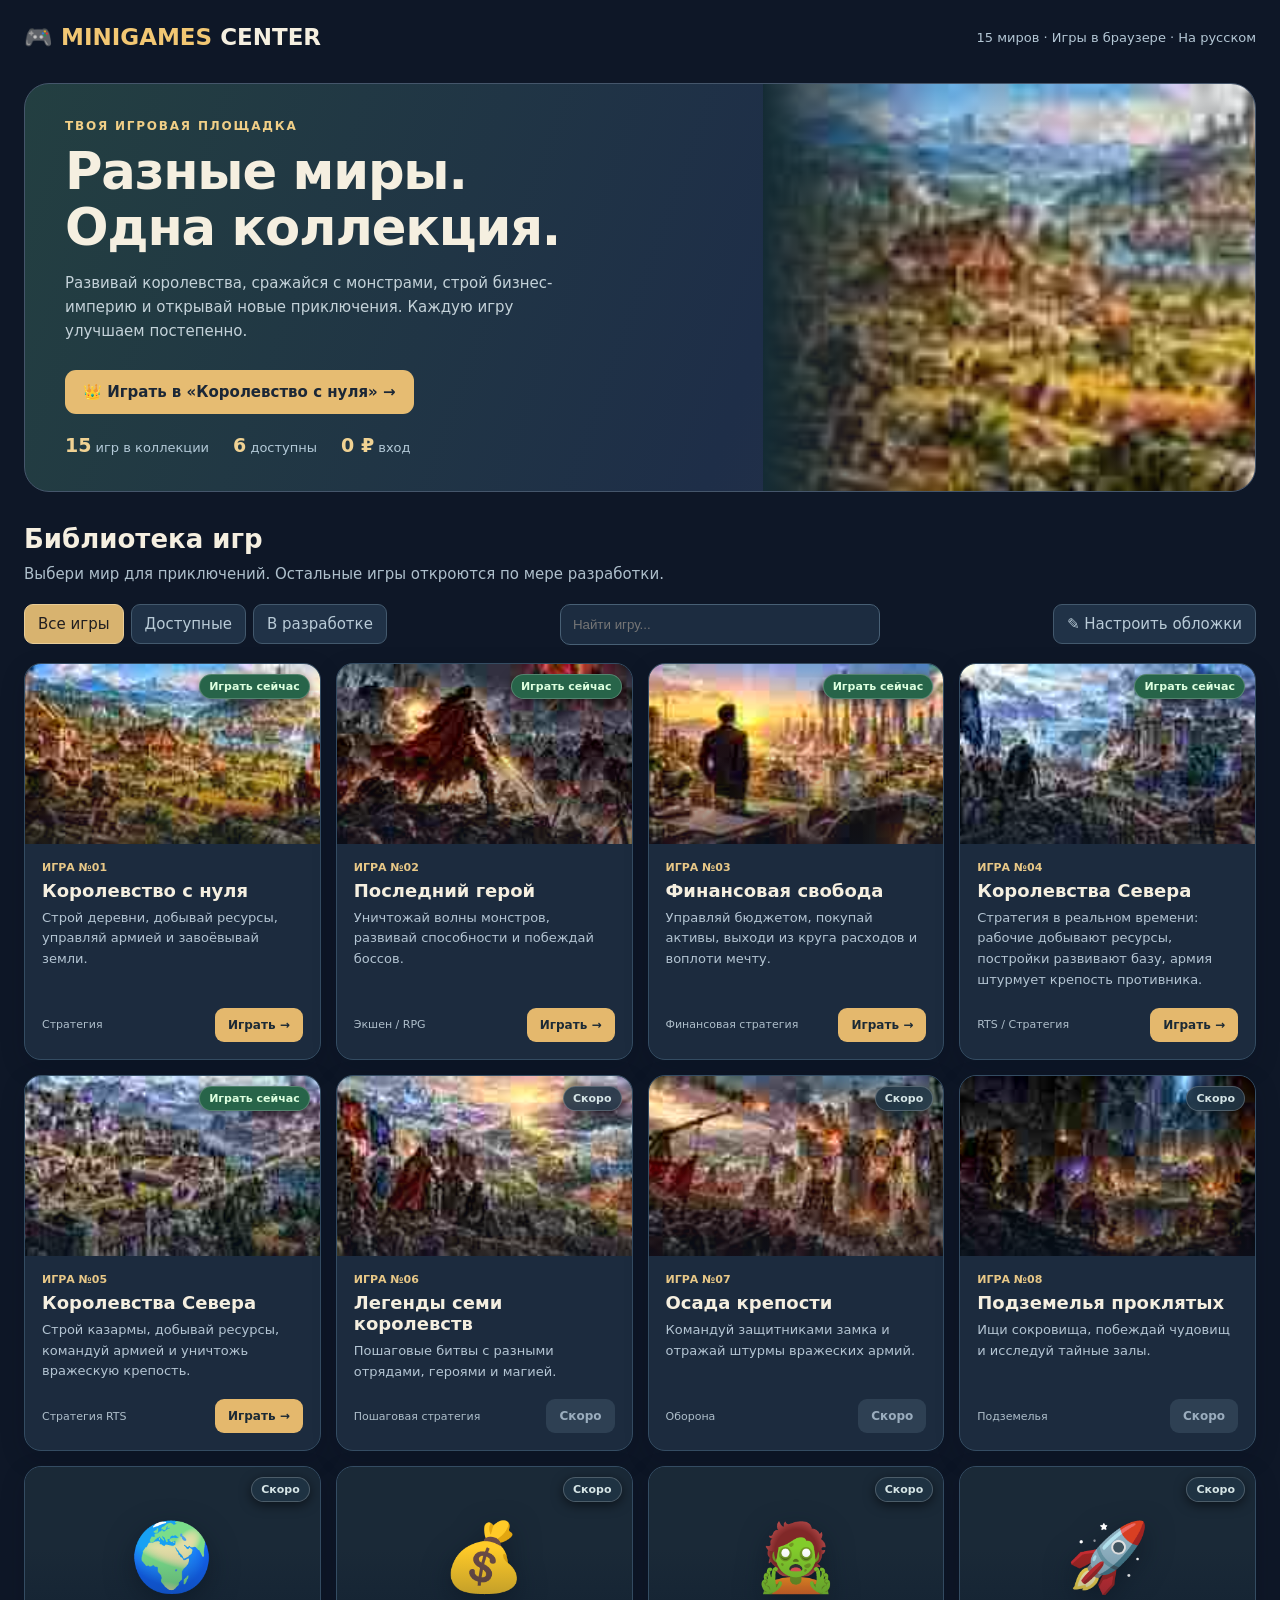
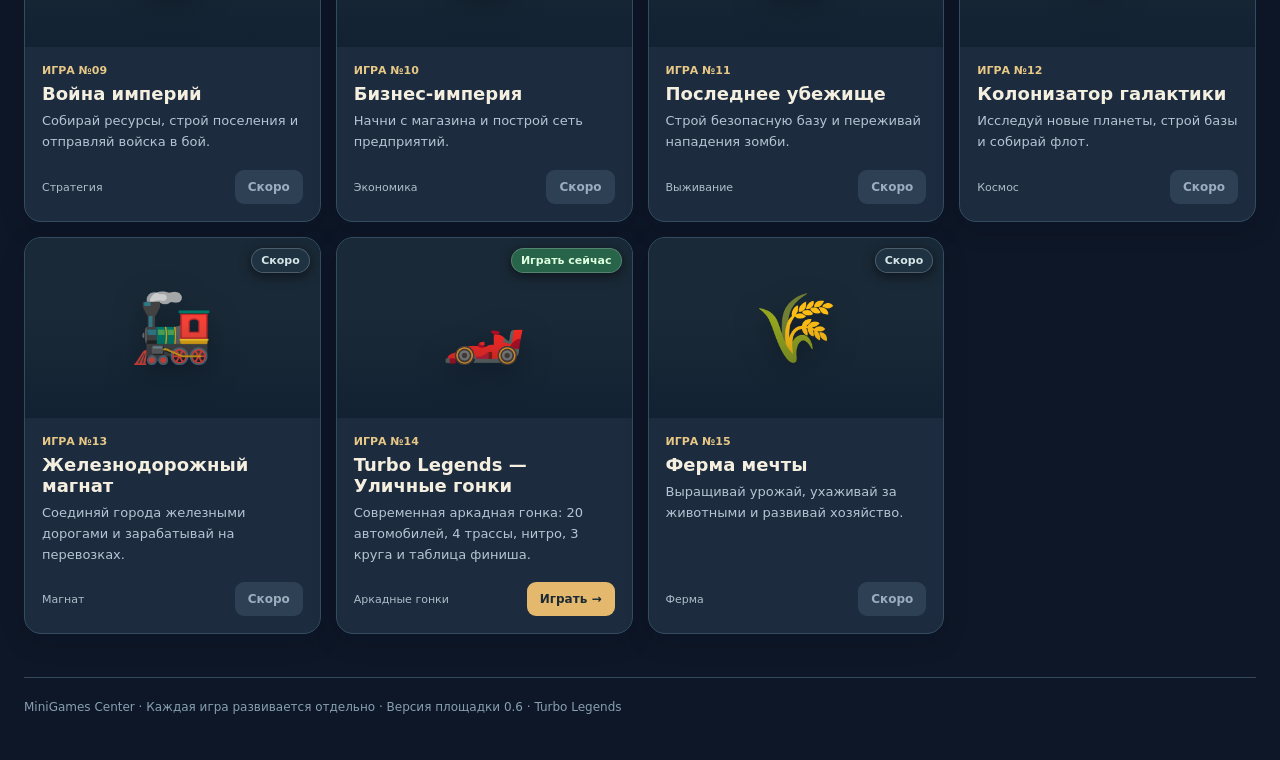
<file: index.html>
<!doctype html><html lang="ru"><head><meta charset="UTF-8"><meta name="viewport" content="width=device-width,initial-scale=1"><meta name="theme-color" content="#101827"><title>MiniGames Center — библиотека игр</title>
<link rel="stylesheet" href="assets/css/portal.css?v=05"><link rel="stylesheet" href="assets/css/cover-editor.css?v=05"></head><body><div class="shell">
<header class="head"><a class="logo" href="./">🎮 <span>MINIGAMES</span> CENTER</a><span class="headerlink">15 миров · Игры в браузере · На русском</span></header>
<section class="hero"><div class="copy"><div class="label">Твоя игровая площадка</div><h1>Разные миры.<br>Одна коллекция.</h1><p>Развивай королевства, сражайся с монстрами, строй бизнес-империю и открывай новые приключения. Каждую игру улучшаем постепенно.</p><a class="cta" href="games/kingdom/">👑 Играть в «Королевство с нуля» →</a><div class="summary"><span><b>15</b> игр в коллекции</span><span><b>6</b> доступны</span><span><b>0 ₽</b> вход</span></div></div><div class="heroart hero-cover" aria-hidden="true"></div></section>
<h2>Библиотека игр</h2><p class="muted">Выбери мир для приключений. Остальные игры откроются по мере разработки.</p>
<div class="tools"><div class="filters"><button class="filter active" data-filter="all">Все игры</button><button class="filter" data-filter="ready">Доступные</button><button class="filter" data-filter="soon">В разработке</button></div><input id="search" class="search" type="search" placeholder="Найти игру..." aria-label="Найти игру"></div>
<main class="grid" id="games"></main><div id="empty" class="empty" hidden>Ничего не найдено. Попробуй другой запрос.</div><footer class="foot">MiniGames Center · Каждая игра развивается отдельно · Версия площадки 0.6 · Turbo Legends</footer></div>
<script src="assets/js/portal.js?v=06" defer></script><script src="assets/js/cover-editor.js?v=05" defer></script></body></html>
</file>
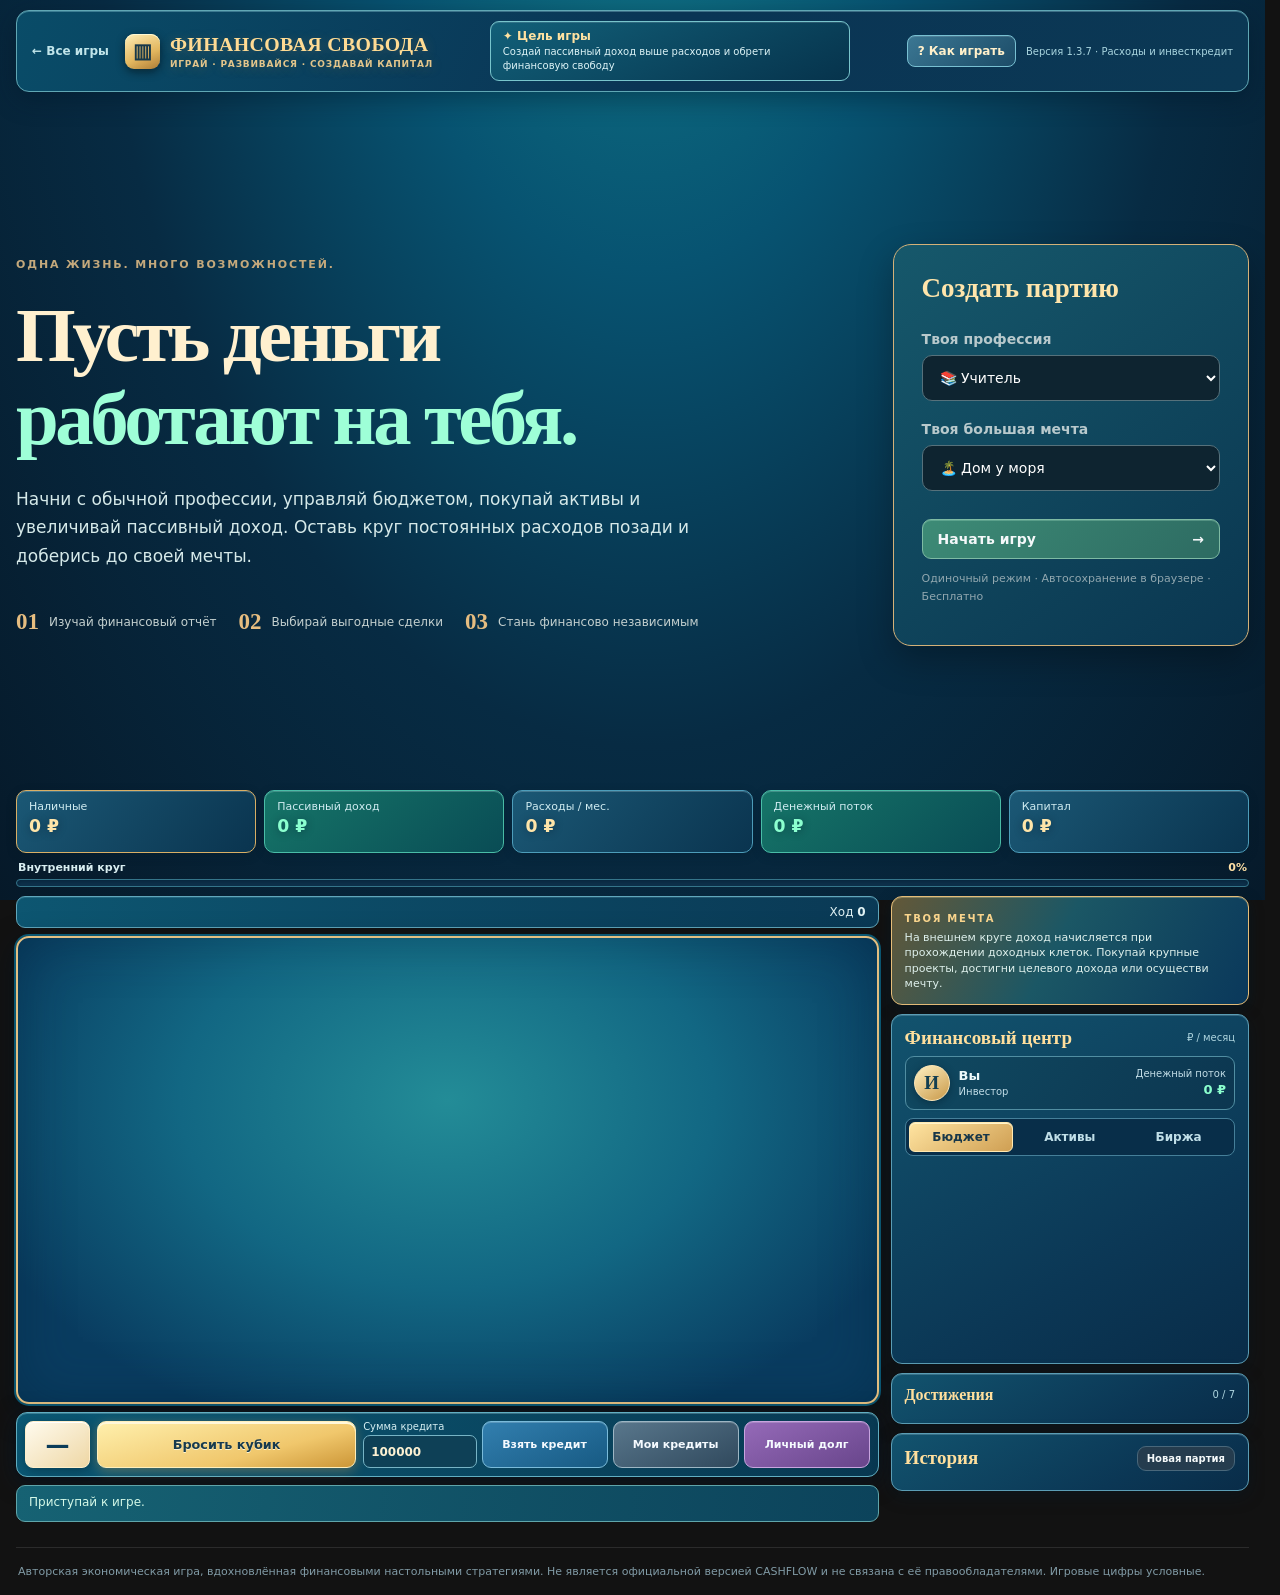
<file: games/financial-freedom/index.html>
<!doctype html>
<html lang="ru"><head><meta charset="utf-8"><meta name="viewport" content="width=device-width,initial-scale=1"><meta name="theme-color" content="#0d1a24">
<title>Финансовая свобода — MiniGames Center</title><link rel="stylesheet" href="styles.css?v=08"><link rel="stylesheet" href="ui.css?v=08"><link rel="stylesheet" href="foundation.css?v=081"><link rel="stylesheet" href="theme.css?v=09"><link rel="stylesheet" href="economy.css?v=10"><link rel="stylesheet" href="market.css?v=11"><link rel="stylesheet" href="strategy.css?v=137"></head>
<body><div class="shell">
<header class="topbar"><a href="../../">← Все игры</a><div class="brand"><span class="mark">▥</span><span>ФИНАНСОВАЯ СВОБОДА<small>ИГРАЙ · РАЗВИВАЙСЯ · СОЗДАВАЙ КАПИТАЛ</small></span></div><div class="header-goal"><b>✦ Цель игры</b><span>Создай пассивный доход выше расходов и обрети финансовую свободу</span></div><div class="top-actions"><button type="button" id="guideOpen" class="guide-trigger">? Как играть</button><span class="version">Версия 1.3.7 · Расходы и инвесткредит</span></div></header>
<section id="setup" class="setup"><div class="setup-copy"><span class="overline">ОДНА ЖИЗНЬ. МНОГО ВОЗМОЖНОСТЕЙ.</span><h1>Пусть деньги<br><em>работают на тебя.</em></h1><p>Начни с обычной профессии, управляй бюджетом, покупай активы и увеличивай пассивный доход. Оставь круг постоянных расходов позади и доберись до своей мечты.</p>
<div class="rules"><div><b>01</b><span>Изучай финансовый отчёт</span></div><div><b>02</b><span>Выбирай выгодные сделки</span></div><div><b>03</b><span>Стань финансово независимым</span></div></div></div>
<div class="setup-card"><h2>Создать партию</h2><label for="profession">Твоя профессия</label><select id="profession"></select><label for="dream">Твоя большая мечта</label><select id="dream"></select><button id="startGame" class="primary">Начать игру <span>→</span></button><p class="quiet">Одиночный режим · Автосохранение в браузере · Бесплатно</p></div></section>
<section id="game" hidden class="game-screen">
<div class="statbar"><div><span>Наличные</span><b id="cash">0 ₽</b></div><div><span>Пассивный доход</span><b id="passive">0 ₽</b></div><div><span>Расходы / мес.</span><b id="expenses">0 ₽</b></div><div><span>Денежный поток</span><b id="cashflow">0 ₽</b></div><div><span>Капитал</span><b id="networth">0 ₽</b></div></div>
<div class="progress-head"><span id="stageName">Внутренний круг</span><strong id="progressText">0%</strong></div><div class="progress"><div id="progressFill"></div></div>
<div class="workspace">
<section class="board-column"><div class="board-meta"><span id="professionName"></span><span>Ход <b id="turn">0</b></span></div><div id="board" class="board" aria-label="Игровое поле"></div>
<div class="controlbar"><div class="dice-status"><div id="dice" class="die" aria-label="Результат кубика">—</div><div class="dice-hint"><strong>Готов к ходу!</strong><small>Брось кубик или нажми пробел</small></div></div><button id="roll" class="primary">Бросить кубик</button><div class="bank-actions"><label class="loan-choice" for="loanAmount">Сумма кредита<input id="loanAmount" type="number" inputmode="numeric" min="1000" max="20000000" step="1000" value="100000" aria-label="Сумма кредита в рублях"></label><button id="borrow" class="borrow-button">Взять кредит</button><button id="payDebt">Мои кредиты</button><button id="payPersonal">Личный долг</button></div></div>
<section id="bankPanel" class="bank-panel" hidden><div class="bank-heading"><h3>Мои кредиты</h3><button type="button" id="bankClose">Закрыть</button></div><div class="loan-config"><label>Срок кредита <select id="loanTerm"><option value="12">12 месяцев</option><option value="24">24 месяца</option><option value="36" selected>36 месяцев</option><option value="60">60 месяцев</option></select></label><output id="loanPreview" class="loan-preview" aria-live="polite"></output><p>Игровая ставка: 24% годовых. Платёж — аннуитетный. При досрочном погашении пересчитывается ежемесячный платёж.</p></div><div id="loanList" class="loan-list"></div><div class="personal-debt"><strong>Личный долг по профессии: <span id="personalBalance">0 ₽</span></strong><label>Досрочное погашение <input type="number" id="personalAmount" min="1" step="1000" placeholder="Сумма в ₽"></label><button id="personalRepay" type="button">Погасить выбранную сумму</button></div><p id="bankError" class="bank-error" role="alert"></p></section><div id="notice" class="notice" role="status">Приступай к игре.</div>
<div id="event" class="event" hidden></div>
</section>
<aside class="side">
<section class="panel dream"><span class="overline">ТВОЯ МЕЧТА</span><h3 id="dreamName"></h3><p>На внешнем круге доход начисляется при прохождении доходных клеток. Покупай крупные проекты, достигни целевого дохода или осуществи мечту.</p></section>
<section class="panel finance"><div class="panel-title"><h2>Финансовый центр</h2><span>₽ / месяц</span></div><div class="player-summary"><div class="player-avatar" aria-hidden="true">И</div><div><strong>Вы</strong><small>Инвестор</small></div><div class="player-flow"><small>Денежный поток</small><b id="sidebarFlow">0 ₽</b></div></div><nav class="finance-tabs" aria-label="Разделы финансов"><button type="button" data-finance-tab="overview" class="active" aria-pressed="true">Бюджет</button><button type="button" data-finance-tab="assets" aria-pressed="false">Активы</button><button type="button" data-finance-tab="market" aria-pressed="false">Биржа</button></nav><div id="finances" data-view="overview"></div></section>
<section class="panel milestones"><div class="panel-title"><h2>Достижения</h2><span id="achievementCount">0 / 7</span></div><div id="achievementList" class="achievement-list"></div></section><section class="panel history"><div class="panel-title"><h2>История</h2><button id="resetGame" class="reset">Новая партия</button></div><div id="history"></div></section>
</aside></div>
</section>
<footer>Авторская экономическая игра, вдохновлённая финансовыми настольными стратегиями. Не является официальной версией CASHFLOW и не связана с её правообладателями. Игровые цифры условные.</footer>
</div><dialog id="guide" class="guide-modal" aria-labelledby="guideStep"><div class="guide-dialog"><button type="button" id="guideClose" class="guide-x" aria-label="Закрыть обучение">×</button><div class="guide-eyebrow">ФИНАНСОВАЯ АКАДЕМИЯ</div><h2 id="guideStep"></h2><p id="guideText"></p><div class="guide-bottom"><span id="guideCount"></span><div><button type="button" id="guidePrev">← Назад</button><button type="button" id="guideNext" class="primary">Далее →</button></div></div></div></dialog><script src="data.js?v=06" defer></script><script src="bank.js?v=137" defer></script><script src="market.js?v=13" defer></script><script src="strategy.js?v=13" defer></script><script src="balance.js?v=137" defer></script><script src="game.js?v=137" defer></script><script src="tutorial.js?v=06" defer></script><script src="ui.js?v=07" defer></script></body></html>
</file>
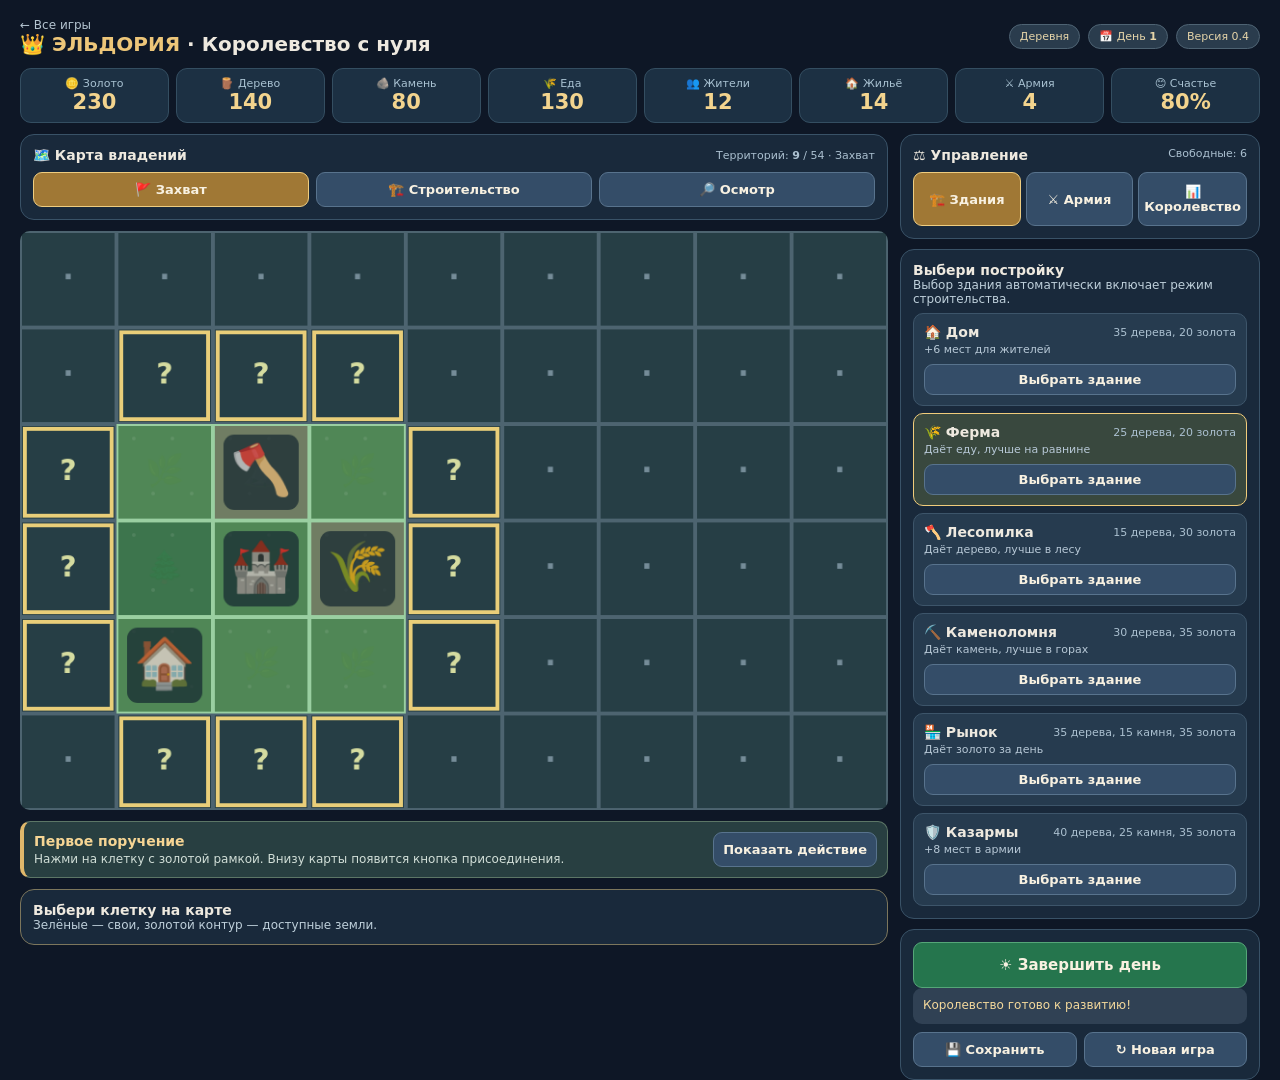
<file: games/kingdom/index.html>
<!doctype html><html lang="ru"><head><meta charset="UTF-8"><meta name="viewport" content="width=device-width,initial-scale=1"><meta name="theme-color" content="#101a2b"><title>Эльдория — Королевство с нуля</title><link rel="stylesheet" href="styles.css"></head><body><div class="app">
<header class="top"><div><a href="../../" class="sub">← Все игры</a><div class="brand">👑 <span>ЭЛЬДОРИЯ</span> · Королевство с нуля</div></div><div class="row"><span class="badge" id="stage">Деревня</span><span class="badge">📅 День <b id="day">1</b></span><span class="badge">Версия 0.4</span></div></header>
<section class="resources"><div class="res">🪙 Золото<strong id="gold"></strong></div><div class="res">🪵 Дерево<strong id="wood"></strong></div><div class="res">🪨 Камень<strong id="stone"></strong></div><div class="res">🌾 Еда<strong id="food"></strong></div><div class="res">👥 Жители<strong id="pop"></strong></div><div class="res">🏠 Жильё<strong id="housing"></strong></div><div class="res">⚔️ Армия<strong id="army"></strong></div><div class="res">😊 Счастье<strong id="happy"></strong></div></section>
<div class="layout">
<main class="world">
<section class="panel"><div class="worldhead"><strong>🗺️ Карта владений</strong><span class="minor">Территорий: <b id="lands">9</b> / 54 · <span id="modeName">Захват</span></span></div><div class="actions" style="margin-top:9px"><button data-mode="expand" class="active">🚩 Захват</button><button data-mode="build">🏗️ Строительство</button><button data-mode="inspect">🔎 Осмотр</button></div></section>
<div class="map-wrap"><canvas id="map" width="900" height="600" aria-label="Карта королевства из 9 столбцов и 6 строк"></canvas></div>
<div class="helper"><div><strong id="guideTitle">Первое поручение</strong><p id="guideText">Захвати соседнюю клетку с золотой рамкой.</p></div><button id="guideButton">Показать действие</button></div>
<div class="panel" id="selectionPanel"><div class="row"><div><strong id="tileTitle">Выбери клетку на карте</strong><div class="small" id="tileDesc">Зелёные клетки — твои; золотой контур — доступные для захвата.</div></div><button id="tileAction" class="mainBtn" style="width:auto;min-width:160px" hidden>Действие</button></div></div>
</main>
<aside class="sidebar">
<div class="panel"><div class="row"><strong>⚖️ Управление</strong><span class="minor" id="workers">Рабочие: 0</span></div><div class="tabs" style="margin-top:9px"><button data-tab="build" class="active">🏗️ Здания</button><button data-tab="army">⚔️ Армия</button><button data-tab="kingdom">📊 Королевство</button></div></div>
<div class="tabbody">
<section class="panel section active" id="tab-build"><strong>Выбери постройку</strong><div class="small">Выбор здания автоматически включает режим строительства.</div><div id="buildings"></div></section>
<section class="panel section" id="tab-army"><div class="row"><strong>Военная академия</strong><span class="small" id="armyCap"></span></div><div class="grid3" style="margin-top:10px"><div class="statsblock">🛡️<b id="inf">3</b><span class="minor">Пехота</span></div><div class="statsblock">🏹<b id="arch">1</b><span class="minor">Лучники</span></div><div class="statsblock">🐎<b id="cav">0</b><span class="minor">Конница</span></div></div><div id="recruits"></div><p class="minor">Казармы увеличивают вместимость армии. Воины ежедневно едят и требуют золота на содержание.</p></section>
<section class="panel section" id="tab-kingdom"><strong>Экономика за день</strong><div id="economy"></div><p class="small">Здания работают автоматически, пока хватает свободных жителей. Подходящая местность повышает производство.</p><strong>Цели главы</strong><div id="goals" style="margin-top:8px"></div><div class="row" style="margin-top:12px"><strong>Летопись</strong></div><div id="history" class="small"></div></section>
</div>
<div class="panel sideactions"><button id="nextDay" class="mainBtn">☀️ Завершить день</button><div class="status" id="message" role="status">Королевство готово к развитию!</div><div class="footerline" style="margin-top:8px"><button id="save">💾 Сохранить</button><button id="reset">↻ Новая игра</button></div></div>
</aside></div></div>
<div class="modal" id="battleModal" role="dialog" aria-modal="true" aria-labelledby="battleTitle"><div class="dialog"><h2 id="battleTitle">⚔️ Сражение</h2><p id="battleDescription"></p><div class="grid3" id="enemyUnits"></div><p>Выбери свои войска, затем цель. Пехота сильна против воинов, лучники — против стражи, конница — против стрелков.</p><div class="grid3"><button data-unit="inf" class="active">🛡️ Пехота</button><button data-unit="arch">🏹 Лучники</button><button data-unit="cav">🐎 Конница</button></div><div class="grid3" style="margin-top:10px"><button data-target="0">Стража</button><button data-target="1">Воины</button><button data-target="2">Стрелки</button></div><p id="battleReport"></p><button id="retreat" style="width:100%">Отступить</button></div></div>
<script src="game.js" defer></script></body></html>
</file>
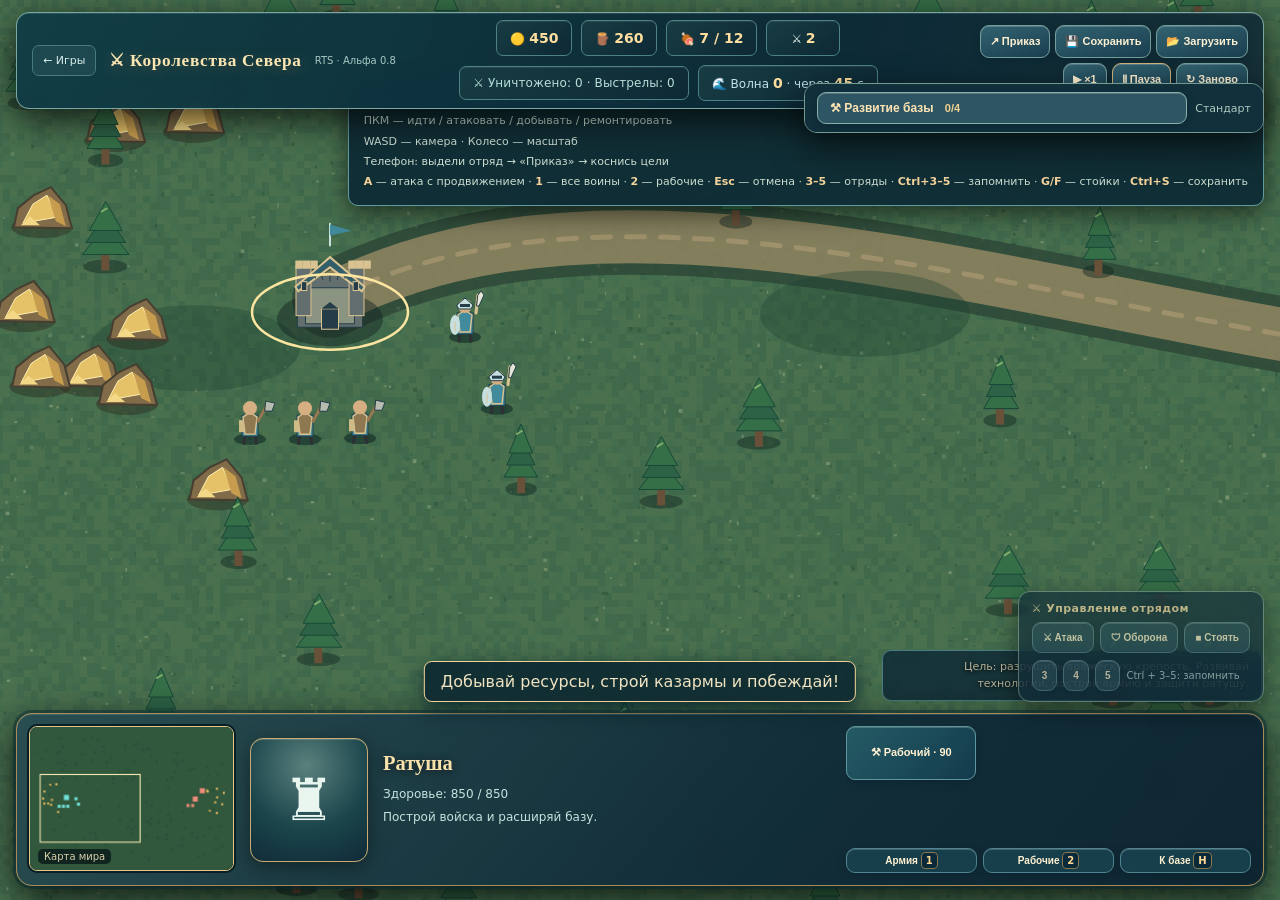
<file: games/korolevstva-severa/index.html>
<!doctype html><html lang="ru"><head><meta charset="utf-8"><meta name="viewport" content="width=device-width,initial-scale=1"><meta name="theme-color" content="#102529"><title>Королевства Севера — RTS | MiniGames Center</title><link rel="stylesheet" href="styles.css?v=04"><link rel="stylesheet" href="polish.css?v=06"><link rel="stylesheet" href="strategy.css?v=08"></head><body>
<canvas id="field" aria-label="Поле стратегии в реальном времени"></canvas>
<header class="top"><div class="brand"><a href="../../" title="Вернуться к библиотеке">← Игры</a><strong>⚔ Королевства Севера</strong><small>RTS · Альфа 0.8</small></div><div class="resources"><span>🟡 <b id="gold">450</b></span><span>🪵 <b id="wood">260</b></span><span>🍖 <b id="supply">5 / 12</b></span><span>⚔ <b id="enemyCount">0</b></span><span id="combatStatus" class="combat-stats" title="Статистика боёв">⚔ Уничтожено: 0 · Выстрелы: 0</span><span class="wave-counter">🌊 Волна <b id="waveCount">0</b> · через <b id="waveTimer">45</b> с</span></div><div class="topactions"><button id="pause" title="Пробел">Ⅱ Пауза</button><button id="restart">↻ Заново</button></div></header>
<aside class="guide">ЛКМ — выделить · рамка — группа · двойной щелчок — одинаковые войска<br>ПКМ — идти / атаковать / добывать / ремонтировать<br>WASD — камера · Колесо — масштаб<br>Телефон: выдели отряд → «Приказ» → коснись цели<br><b>A</b> — атака с продвижением · <b>1</b> — все воины · <b>2</b> — рабочие · <b>Esc</b> — отмена · <b>3–5</b> — отряды · <b>Ctrl+3–5</b> — запомнить · <b>G/F</b> — стойки · <b>Ctrl+S</b> — сохранить</aside>
<div class="toast" id="toast" role="status"></div>
<div class="objective">Цель: разрушить вражескую крепость. Развивай технологии, построй армию и защити ратушу.</div>
<footer class="hud"><section class="mapblock"><canvas id="minimap" width="200" height="140" aria-label="Мини-карта"></canvas><span>Карта мира</span></section><section class="selection"><div class="portrait" id="portrait">🏰</div><div class="unitinfo"><h2 id="unitName">Королевства Севера</h2><p id="unitInfo">Выбери здание или отряд.</p><p id="unitHP">Рабочие добывают ресурсы, воины защищают базу.</p><small id="selectionCount"></small></div></section><section class="actions"><div id="actions" class="actiongrid"></div><div class="commands"><button id="selectArmy">Армия <kbd>1</kbd></button><button id="selectWorkers">Рабочие <kbd>2</kbd></button><button id="home">К базе <kbd>H</kbd></button></div></section></footer>
<div class="overlay" id="end" hidden><div class="endcard"><h1 id="endTitle"></h1><p id="endText"></p><button id="playAgain">Новая партия</button><a href="../../">← Библиотека игр</a></div></div>
<script src="core.js?v=08" defer></script><script src="progression.js?v=08" defer></script><script src="navigation.js?v=08" defer></script><script src="art.js?v=08" defer></script><script src="combat.js?v=08" defer></script><script src="render.js?v=08" defer></script><script src="command-panel.js?v=08" defer></script><script src="tactics.js?v=08" defer></script><script src="savegame.js?v=08" defer></script><script src="controls.js?v=08" defer></script></body></html>
</file>
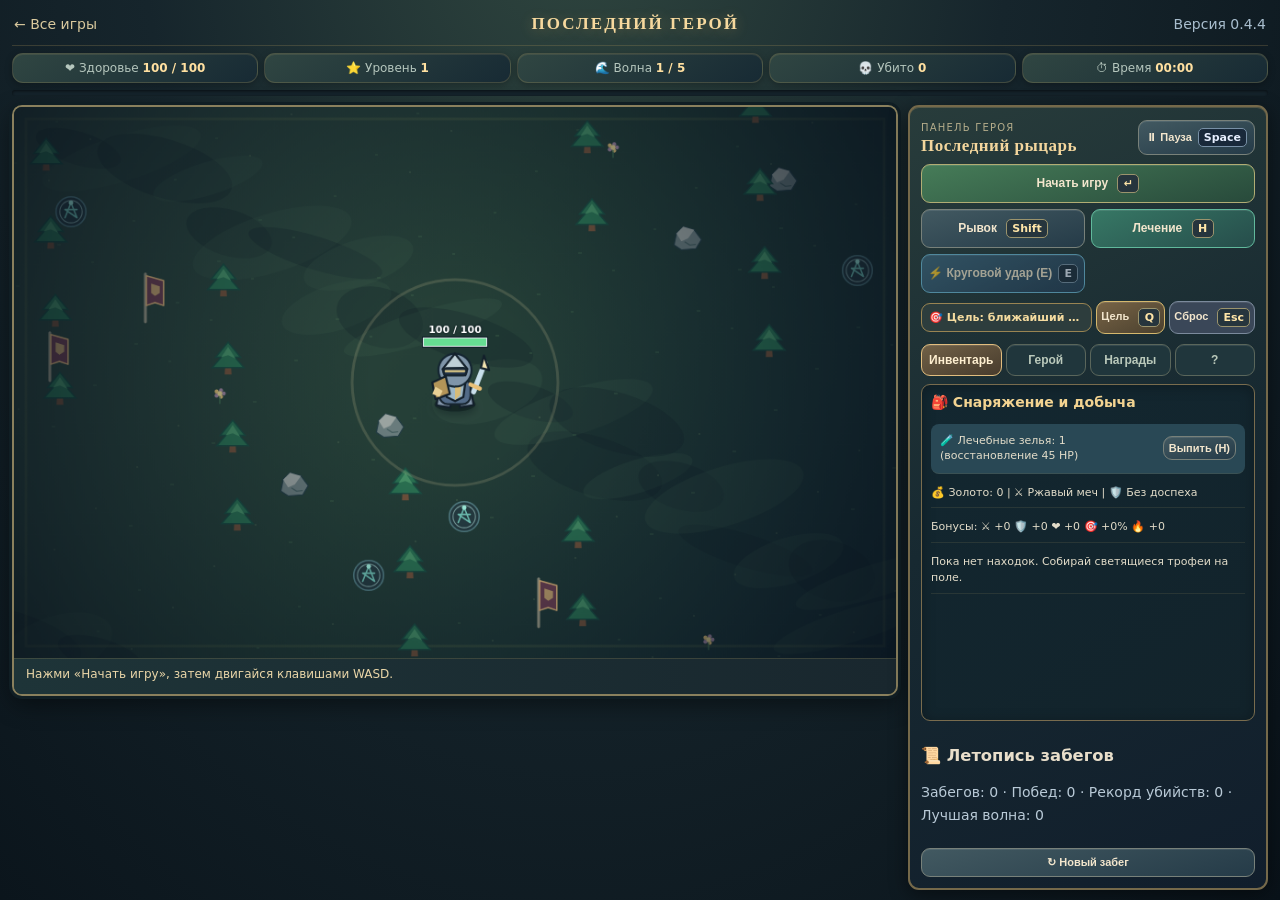
<file: games/last-hero/index.html>
<!doctype html>
<html lang="ru"><head>
<meta charset="UTF-8"><meta name="viewport" content="width=device-width,initial-scale=1">
<meta name="theme-color" content="#101827"><title>Последний герой — MiniGames Center</title>
<link rel="stylesheet" href="styles.css"></head>
<body>
<div class="app">
<header class="topbar"><a href="../../">← Все игры</a><strong>ПОСЛЕДНИЙ ГЕРОЙ</strong><span>Версия 0.4.4</span></header>
<div class="hud">
 <div>❤️ Здоровье <b id="hp"></b></div><div>⭐ Уровень <b id="level"></b></div>
 <div>🌊 Волна <b id="wave"></b></div><div>💀 Убито <b id="kills"></b></div><div>⏱ Время <b id="timer"></b></div>
</div>
<div class="experience"><div id="experienceBar"></div></div>
<div id="bossPanel" class="boss-panel" hidden><div class="boss-title"><b>Вождь орков — БОСС</b><span id="bossHpText"></span></div><div class="boss-health"><div id="bossHpBar"></div></div></div>
<div class="layout">
 <section class="field" aria-label="Игровая арена"><canvas id="arena" width="960" height="600" aria-label="Игровая арена"></canvas><div class="status" id="status" role="status">Нажми «Начать игру».</div></section>
 <aside class="game-panel">
  <div class="panel-header"><div><span class="eyebrow">ПАНЕЛЬ ГЕРОЯ</span><h2>Последний рыцарь</h2></div><button id="pause" class="small-btn">Пауза <kbd>Space</kbd></button></div>
  <div class="quick-actions">
    <button id="start" class="primary">Начать игру <kbd>↵</kbd></button>
    <button id="dash">Рывок <kbd>Shift</kbd></button>
    <button id="heal">Лечение <kbd>H</kbd></button>
    <button id="shock">Круговой удар <kbd>E</kbd></button>
  </div>
  <div class="target-row"><span id="targetLabel" class="target-label">Цель: ближайший враг</span><button id="selectTarget" title="Приоритетная цель">Цель <kbd>Q</kbd></button><button id="clearTarget" title="Сбросить цель">Сброс <kbd>Esc</kbd></button></div>
  <nav class="tabs" aria-label="Панели информации"><button class="tab active" type="button" data-tab="inventory" aria-selected="true">Инвентарь</button><button class="tab" type="button" data-tab="stats" aria-selected="false">Герой</button><button class="tab" type="button" data-tab="achievements" aria-selected="false">Награды</button><button class="tab" type="button" data-tab="help" aria-selected="false">?</button></nav>
  <div class="tab-content">
    <div id="inventory" class="tab-pane active"></div>
    <div id="stats" class="stats tab-pane"></div>
    <div id="achievements" class="awards tab-pane"></div>
    <div id="help" class="tab-pane help-pane"><h3>Управление</h3><p>Ходьба — <kbd>W</kbd><kbd>A</kbd><kbd>S</kbd><kbd>D</kbd> или стрелки. Мышь / касание — движение к точке. Клик по врагу — приоритетная цель.</p><p><kbd>Shift</kbd> — рывок · <kbd>H</kbd> — зелье · <kbd>E</kbd> — круговой удар · <kbd>Q</kbd> — важная цель · <kbd>Esc</kbd> — сброс цели · <kbd>Space</kbd> — пауза.</p><p>Сундуки открываются при приближении. После волны торговец продаёт улучшения; в инвентаре можно продавать лишнюю экипировку.</p></div>
  </div>
  <section id="records" class="records" aria-label="Рекорды забегов"></section><button id="restart" class="restart-btn">↻ Новый забег</button>
 </aside>
</div>
</div>
<div id="overlay" class="overlay" hidden><div class="dialog"><h2 id="modalTitle"></h2><p id="modalText"></p><div id="choices"></div></div></div>
<script src="items.js" defer></script><script src="inventory.js" defer></script><script src="art.js" defer></script><script src="ui.js" defer></script><script src="records.js" defer></script><script src="game.js" defer></script>
</body></html>
</file>
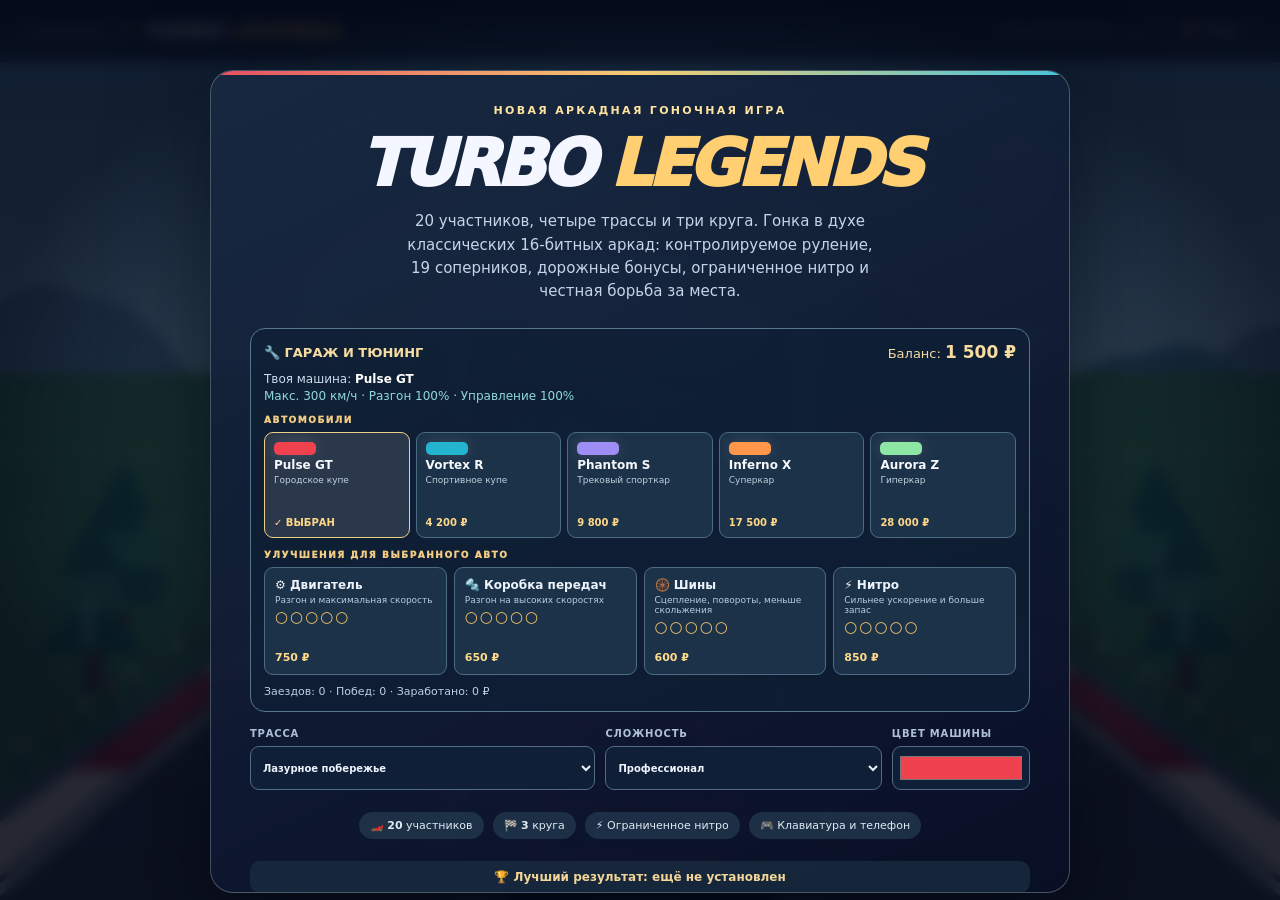
<file: games/turbo-legends/index.html>
<!doctype html><html lang="ru"><head><meta charset="utf-8"><meta name="viewport" content="width=device-width,initial-scale=1"><meta name="theme-color" content="#0b1428"><title>Turbo Legends — аркадные гонки</title><link rel="stylesheet" href="style.css?v=31"></head><body>
<canvas id="race" aria-label="Трёхмерная гоночная трасса"></canvas>
<header class="top"><a class="back" href="../../">← Центр игр</a><strong><span>⚡</span> TURBO <em>LEGENDS</em></strong><span class="version">ARCADE RACING · 3.2</span><button id="audio" title="Звук" aria-pressed="false">🔇 Звук</button></header>
<div class="hud" id="hud" hidden><div class="hud-left"><div class="chip"><small>ПОЗИЦИЯ</small><b id="position">20<small> / 20</small></b></div><div class="chip"><small>КРУГ</small><b id="lap">1<small> / 3</small></b></div><div class="chip hide-mobile"><small>ВРЕМЯ</small><b id="time">00:00.0</b></div></div><div class="hud-right"><div class="speed"><strong id="speed">0</strong><small>КМ/Ч · ПЕРЕДАЧА <b id="gear">1</b></small></div><div class="nitro"><span>НИТРО <b id="nitroText">100%</b></span><div><i id="nitroBar"></i></div></div><div class="damage">СОСТОЯНИЕ <b id="damage">100%</b></div><div class="road-warning" id="roadWarning" aria-live="off"></div><div class="traction-status" id="tractionStatus" hidden aria-live="off"><span id="tractionLabel">СЦЕПЛЕНИЕ</span><div class="traction-meter"><i id="tractionFill"></i></div></div><div class="draft-badge" id="draftBadge" hidden>⚡ ВОЗДУШНЫЙ МЕШОК · БОНУС СКОРОСТИ</div></div></div>
<div class="race-progress" id="raceProgress" hidden><div id="raceProgressFill"></div><span id="raceProgressLabel">0%</span></div><aside class="race-map" id="mapContainer" hidden><div class="map-head"><span>🗺️ <b id="mapTrackLabel">Схема трассы</b></span><button id="mapToggle" type="button" aria-label="Свернуть карту" aria-expanded="true">▴</button></div><canvas id="raceMap" width="460" height="354" aria-label="Положение всех участников на трассе"></canvas></aside><div id="raceFlash" class="race-flash" hidden aria-live="polite"></div><div id="lapSplits" class="lap-splits" hidden><b>КРУГИ</b><div id="lapSplitsList"></div></div><div id="countdown" class="countdown" hidden>3</div>
<div class="race-leaderboard" id="raceLeaderboard" hidden><b>СОПЕРНИКИ</b><div id="raceNearby">—</div></div><div id="hint" class="race-hint" hidden>← → поворот · ↑ удерживать газ · ↓ тормоз · ПРОБЕЛ нитро · P пауза</div>
<div id="pauseOverlay" class="pause-overlay" hidden><div><h2>ПАУЗА</h2><p>Нажми P или кнопку, чтобы продолжить</p><button id="resume">▶ Продолжить</button></div></div>
<button id="pauseBtn" class="pause-btn" hidden title="Пауза (P)">Ⅱ</button>
<div class="touch-controls" id="touchControls" hidden><div class="touch-direction"><button data-control="left">◀</button><button data-control="right">▶</button></div><div class="touch-pedals"><button data-control="brake">ТОРМОЗ</button><button data-control="nitro">⚡ НИТРО</button><button data-control="gas">ГАЗ</button></div></div>
<section id="menu" class="menu"><div class="menu-card"><div class="eyebrow">НОВАЯ АРКАДНАЯ ГОНОЧНАЯ ИГРА</div><h1>TURBO <span>LEGENDS</span></h1><p class="intro">20 участников, четыре трассы и три круга. Гонка в духе классических 16-битных аркад: контролируемое руление, 19 соперников, дорожные бонусы, ограниченное нитро и честная борьба за места.</p><div class="race-options"><label>ТРАССА<select id="track"><option value="coast">Лазурное побережье</option><option value="alpine">Альпийский перевал</option><option value="desert">Красный каньон</option><option value="night">Ночной мегаполис</option></select></label><label>СЛОЖНОСТЬ<select id="difficulty"><option value="easy">Новичок</option><option value="normal" selected>Профессионал</option><option value="hard">Легенда</option></select></label><label>ЦВЕТ МАШИНЫ<input id="carColor" type="color" value="#ef424e"></label></div><div class="menu-stats"><span>🏎️ <b>20</b> участников</span><span>🏁 <b>3</b> круга</span><span>⚡ Ограниченное нитро</span><span>🎮 Клавиатура и телефон</span></div><div class="best-record" id="bestRecord">🏆 Лучший результат: ещё не установлен</div><button class="primary" id="start">🏁 НАЧАТЬ ГОНКУ</button><p class="controls-help">↑ / W — удерживать газ · ↓ / S — тормоз · ← → / A D — руль · ПРОБЕЛ — нитро · P — пауза</p></div></section>
<section id="finish" class="finish" hidden><div class="finish-card"><div class="eyebrow">ГОНКА ЗАВЕРШЕНА</div><h2 id="finishHeadline">Финиш!</h2><div class="finish-position" id="finishPosition">1<small> / 20</small></div><p id="finishSummary">Время заезда</p><div class="results" id="results"></div><div class="finish-actions"><button class="primary" id="again">↻ ЕЩЁ ОДИН ЗАЕЗД</button><button id="toMenu">Выбрать трассу</button></div></div></section>
<script src="track-model.js?v=32" defer></script><script src="segment-road.js?v=23" defer></script><script src="retro-renderer.js?v=32" defer></script><script src="race-physics.js?v=30" defer></script><script src="race-events.js?v=26" defer></script><script src="game.js?v=31" defer></script><script src="garage.js?v=09" defer></script><script src="championship.js?v=09" defer></script><script src="race-map.js?v=21" defer></script></body></html>
</file>
<file: assets/css/portal.css>
*{box-sizing:border-box}body{margin:0;background:#0e1727;color:#f5efe0;font:15px system-ui,sans-serif}a{text-decoration:none;color:inherit}button{cursor:pointer;font:inherit}.shell{max-width:1510px;margin:auto;padding:24px}.head{display:flex;align-items:center;justify-content:space-between;gap:14px}.logo{font-weight:900;font-size:23px}.logo span{color:#f2c773}.headerlink{color:#b4c7d5;font-size:13px}.hero{margin:32px 0;display:grid;grid-template-columns:1.2fr .8fr;overflow:hidden;min-height:285px;background:linear-gradient(110deg,#233f41,#1e2e48 60%,#30334d);border:1px solid #45566b;border-radius:25px}.hero .copy{padding:35px 40px;position:relative;z-index:2}.label{color:#f1cf87;font-weight:800;letter-spacing:1.8px;text-transform:uppercase;font-size:12px}h1{font-size:clamp(31px,4vw,55px);line-height:1.1;letter-spacing:-1.2px;max-width:620px;margin:10px 0 15px}p{line-height:1.6}.hero p{max-width:510px;color:#c4d2d9}.heroart{display:grid;place-items:center;font-size:150px;background:radial-gradient(ellipse,#b3a27133,transparent 65%);text-shadow:0 15px 35px #1017228c}.cta{display:inline-block;background:#e6bc72;color:#1b2736;padding:13px 18px;border-radius:11px;font-weight:800;margin-top:12px}.summary{display:flex;gap:24px;flex-wrap:wrap;margin-top:20px;color:#b4cad8;font-size:13px}.summary b{color:#f0d293;font-size:19px}h2{font-size:26px;margin:30px 0 8px}.muted{color:#aebfcb;margin:0 0 18px}.tools{display:flex;justify-content:space-between;align-items:center;gap:12px;flex-wrap:wrap;margin-bottom:18px}.search{width:min(100%,320px);background:#1c2c40;border:1px solid #486075;border-radius:10px;color:#fff;padding:12px;outline:none}.search:focus{border-color:#e3c078}.filters{display:flex;gap:7px;flex-wrap:wrap}.filter{background:#203247;color:#b9cbd7;border:1px solid #43596d;padding:10px 13px;border-radius:9px}.filter.active{color:#211e20;background:#d8b36f;border-color:#e8cc96}.grid{display:grid;grid-template-columns:repeat(4,minmax(0,1fr));gap:15px}.game{background:#1c2b3e;border:1px solid #344c62;border-radius:17px;overflow:hidden;display:flex;flex-direction:column;transition:transform .2s,border-color .2s}.game:hover{transform:translateY(-4px);border-color:#c4a56b}.art{height:164px;display:grid;place-items:center;position:relative;font-size:67px;background:radial-gradient(circle at 35% 30%,var(--glow),#1d2d43 79%);overflow:hidden}.art:before{content:"";position:absolute;inset:10%;border:1px solid #ffffff14;border-radius:50%;transform:scale(1.4)}.art em{position:relative;font-style:normal;filter:drop-shadow(0 10px 14px #030d1780)}.status{position:absolute;right:10px;top:10px;font:700 11px system-ui;border-radius:30px;padding:5px 9px;background:#203445dd;color:#d6e5e6}.status.live{background:#276449;color:#ddffdf}.body{padding:17px;display:flex;flex-direction:column;flex:1}.num{font-size:11px;color:#e8c887;font-weight:750}.body h3{font-size:18px;margin:6px 0 7px}.body p{color:#b4c5d3;font-size:13px;margin:0 0 17px;flex:1}.bottom{display:flex;justify-content:space-between;align-items:center;gap:5px}.genre{font-size:11px;color:#aebeca}.play{background:#e4b86d;color:#1c2a35;font-size:12px;font-weight:800;padding:10px 13px;border-radius:9px}.disabled{background:#2e4053;color:#9badbe}.empty{padding:25px;color:#b9cad9}.foot{border-top:1px solid #34485b;margin-top:43px;padding:22px 0;color:#879fb2;font-size:12px}@media(max-width:1120px){.grid{grid-template-columns:repeat(3,1fr)}}@media(max-width:800px){.grid{grid-template-columns:repeat(2,1fr)}.heroart{font-size:100px}.hero .copy{padding:26px}}@media(max-width:570px){.shell{padding:12px}.hero{grid-template-columns:1fr}.heroart{display:none}.grid{grid-template-columns:1fr}.head{flex-wrap:wrap}.tools{align-items:stretch}.search{width:100%}}
/* Illustrated game covers v0.4: original generated artworks, not emoji thumbnails. */
.art{isolation:isolate;background:#1a2937}
.art:before{display:none}
.art:after{content:"";position:absolute;inset:0;background:linear-gradient(180deg,transparent 45%,#0c1b2d86 100%);pointer-events:none;z-index:1}
.art .cover{display:block;width:100%;height:100%;object-fit:cover;object-position:center;position:absolute;inset:0;transition:transform .45s cubic-bezier(.2,.7,.2,1),filter .35s;filter:saturate(1.12) contrast(1.04)}
.game:hover .cover{transform:scale(1.07);filter:saturate(1.2) brightness(1.05)}
.art .status{z-index:2;border:1px solid #ffffff35;box-shadow:0 3px 12px #0008;backdrop-filter:blur(6px)}
.game{box-shadow:0 8px 24px #030b1c2d;transition:transform .24s,border-color .24s,box-shadow .24s}
.game:hover{box-shadow:0 15px 38px #0008}
.art{height:180px}
@media(max-width:570px){.art{height:210px}}
.hero-cover{background:linear-gradient(90deg,#142b34 0%,#142b3415 35%),url("../img/covers/game-01.jpg") center/cover no-repeat;font-size:0}
</file>
<file: assets/css/cover-editor.css>
/* Game cover studio: opt-in editor, not visible during normal browsing */
.cover-edit{display:none;position:absolute;bottom:10px;left:10px;z-index:4;background:#101f30ed;border:1px solid #d5b577;color:#ffe4a8;border-radius:9px;padding:8px 12px;font-weight:750;font-size:12px;box-shadow:0 4px 16px #000b}
.cover-editing .cover-edit{display:block}.cover-editing .game{outline:1px solid #d5b57788}.cover-toggle{white-space:nowrap}.cover-toggle[aria-pressed=true]{background:#d8b36f;color:#111c2b}
.cover-studio[hidden]{display:none!important}.cover-studio{position:fixed;inset:0;z-index:300;display:grid;place-items:center;padding:18px}.cover-backdrop{position:absolute;inset:0;background:#010813d6;backdrop-filter:blur(8px)}.cover-dialog{position:relative;isolation:isolate;width:min(100%,720px);max-height:94vh;overflow:auto;padding:25px;background:linear-gradient(155deg,#22374e,#111e32);border:1px solid #8c9ca9;border-radius:19px;box-shadow:0 22px 95px #000d}.cover-head{display:flex;align-items:start;justify-content:space-between;gap:15px}.cover-head h2{margin:7px 0 11px;font-size:23px}.cover-eyebrow{color:#e6c182;font-size:10px;letter-spacing:1.5px;font-weight:850}.cover-head button{border:1px solid #5b7588;color:#f5e9d7;background:#23374d;border-radius:8px;font-size:20px;width:37px;height:37px}.cover-help{margin:0 0 14px;font-size:13px;color:#bed0df}.cover-dialog img{display:block;width:100%;aspect-ratio:16/9;object-fit:cover;border-radius:13px;border:1px solid #6a859b;background:#0d1828}.cover-buttons{display:flex;flex-wrap:wrap;gap:9px;margin:15px 0}.cover-buttons button{background:#253d55;border:1px solid #536e87;color:#e7f4f5;border-radius:9px;padding:10px 13px;font-weight:750;font-size:12px}.cover-buttons button:hover{background:#345472}.cover-buttons button:disabled{opacity:.5;cursor:not-allowed}.cover-buttons .cover-primary{background:#ddba72;color:#13212c;border-color:#f7daa1}.cover-message{color:#efcc85;font-size:13px;margin:6px 0 15px}.cover-message.success{color:#9ee4b7}.cover-publish{padding:15px;border:1px solid #47718b;border-radius:12px;background:#0f253b}.cover-publish strong{color:#f8dfab}.cover-publish p{font-size:12px;color:#c4d5e0;margin:8px 0}.cover-publish a{display:inline-flex;margin-top:3px;background:#d6b475;border-radius:8px;padding:9px 12px;color:#12202d;font-size:12px;font-weight:800}.cover-publish a:hover{background:#f3d69a}@media(max-width:580px){.cover-dialog{padding:15px}.cover-head h2{font-size:19px}.cover-buttons{flex-direction:column}.cover-buttons button{width:100%}}
</file>
<file: games/financial-freedom/styles.css>
*{box-sizing:border-box}html{color-scheme:dark}body{margin:0;background:#0d1a24;color:#e9eff0;font:14px system-ui,-apple-system,Segoe UI,sans-serif;background-image:radial-gradient(ellipse at 12% -20%,#294e53 0%,transparent 50%),radial-gradient(ellipse at 95% 10%,#253346 0%,transparent 45%)}button,select{font:inherit}button{cursor:pointer;border:1px solid #49677a;color:#f4f8f9;background:#253c4e;border-radius:9px;padding:11px 15px;font-weight:700}button:hover:not(:disabled){filter:brightness(1.15)}button:disabled{opacity:.43;cursor:not-allowed}[hidden]{display:none!important}a{color:#d2e2d9;text-decoration:none}a:hover{color:white}.shell{max-width:1580px;padding:12px 18px;margin:auto}.topbar{display:flex;align-items:center;gap:20px;justify-content:space-between;border-bottom:1px solid #ffffff19;padding:6px 0 18px}.topbar>a{font-size:12px;color:#b5c9d0}.brand{display:flex;align-items:center;gap:10px;font:bold 21px Georgia,serif;letter-spacing:.05em;color:#f4e3bd}.brand small{font:600 9px system-ui;color:#95bab6;letter-spacing:.14em;margin-left:8px}.mark{display:inline-grid;place-items:center;background:#ae865a;border-radius:10px;width:33px;height:33px;color:#1a3037}.version{font-size:11px;color:#9bafb9}.setup{min-height:min(690px,85vh);display:grid;grid-template-columns:minmax(0,1.4fr) minmax(300px,.6fr);gap:45px;align-items:center;max-width:1250px;margin:auto}.overline{font-size:11px;font-weight:800;color:#c4a97c;letter-spacing:.17em}.setup h1{font:700 clamp(42px,6vw,83px)/1.08 Georgia,serif;letter-spacing:-.045em;margin:24px 0;color:#f4e8d1}.setup h1 em{font-style:normal;color:#9fd4ba}.setup-copy>p{font-size:17px;line-height:1.7;color:#b5c7ca;max-width:700px}.rules{display:flex;gap:22px;margin-top:38px;flex-wrap:wrap}.rules div{display:flex;gap:10px;align-items:center;font-size:12px;color:#c4d0cf}.rules b{color:#e6bd80;font:700 23px Georgia,serif}.setup-card,.panel{background:linear-gradient(145deg,#263d48ed,#182b38ed);border:1px solid #526b72;border-radius:18px;box-shadow:0 14px 35px #0004}.setup-card{padding:28px}.setup-card h2{font:700 27px Georgia,serif;margin:0 0 27px;color:#f8e6c5}.setup-card label{display:block;margin:20px 0 8px;color:#b8c9cc;font-weight:700}.setup-card select{width:100%;padding:13px;background:#0e2430;color:white;border:1px solid #56717b;border-radius:10px}.primary{background:linear-gradient(135deg,#3d8b76,#2d6b62);border-color:#7ebba3;box-shadow:inset 0 1px #caffde3b}.setup-card .primary{width:100%;margin-top:28px;text-align:left;display:flex;justify-content:space-between}.quiet{font-size:11px;color:#91a7af;line-height:1.6}footer{margin-top:25px;border-top:1px solid #ffffff1b;padding:17px 2px 7px;color:#819ba6;font-size:11px}.statbar{display:grid;grid-template-columns:repeat(5,minmax(0,1fr));gap:9px;margin-top:15px}.statbar>div{background:#1b323f;border:1px solid #43606d;border-radius:12px;padding:13px 16px;min-width:0}.statbar span{display:block;color:#a9bcc5;font-size:11px;margin-bottom:7px}.statbar b{font-size:20px;white-space:nowrap}.statbar>div:nth-child(2) b,.statbar>div:nth-child(4) b{color:#a3e6c0}.progress-head{display:flex;justify-content:space-between;color:#c5dacd;font-size:12px;margin:14px 2px 7px}.progress-head strong{color:#edcd8f}.progress{height:8px;background:#223946;border-radius:10px;overflow:hidden}.progress>div{height:100%;width:0;background:linear-gradient(90deg,#609f95,#eed390);transition:width .3s}.workspace{display:grid;grid-template-columns:minmax(0,1fr) 365px;gap:14px;margin-top:12px;align-items:start}.board-column{min-width:0}.board-meta{display:flex;justify-content:space-between;color:#b5c7c8;background:#1c323e;border-radius:9px;padding:10px 13px;margin-bottom:8px}.board{display:grid;grid-template-columns:repeat(7,minmax(0,1fr));grid-template-rows:repeat(7,minmax(0,1fr));gap:5px;width:100%;aspect-ratio:1.5/1;min-height:350px;padding:7px;border:1px solid #55706e;border-radius:16px;background:radial-gradient(ellipse at 50% 50%,#385e5a,#1b333d 60%,#122936);box-shadow:inset 0 0 65px #031620aa}.board-center{grid-column:2/7;grid-row:2/7;display:flex;flex-direction:column;justify-content:center;align-items:center;text-align:center;padding:18px;border-radius:25px;background:radial-gradient(ellipse,#254743,#1a333c);border:1px solid #ffffff1c;min-width:0}.board-center h2{font:700 clamp(19px,3vw,35px) Georgia,serif;color:#f6e4ba;margin:8px 0}.board-center p{max-width:260px;line-height:1.6;color:#9fc6bd}.board-emblem{font:55px Georgia,serif;color:#e8c18a;text-shadow:0 0 35px #edd08c77}.space{display:flex;flex-direction:column;align-items:center;justify-content:center;position:relative;border:1px solid #67807770;border-radius:8px;min-width:0;background:#254550;color:#dce9e1;text-align:center;padding:3px}.space span{font:700 clamp(15px,2vw,27px) Georgia,serif}.space small{font-size:clamp(8px,.85vw,11px);line-height:1.15;margin-top:3px}.s-payday,.s-income{background:#265b50;color:#baf1c6}.s-small,.s-big,.s-deal{background:#2c5363;color:#bde3f0}.s-market{background:#3b4f6b;color:#c9dcff}.s-expense,.s-jobloss{background:#673e4a;color:#ffccd0}.s-child,.s-charity{background:#554860;color:#e4d1ec}.s-dream{background:#70604a;color:#fff1bb}.space.current{outline:3px solid #f4cb8a;z-index:2;box-shadow:0 0 19px #f4c77a99}.piece{position:absolute;right:5px;top:0;color:#ffe09b;font-size:19px;text-shadow:0 2px 8px #000}.controlbar{display:grid;grid-template-columns:75px 1.4fr 1fr 1fr;gap:8px;margin-top:10px}.controlbar button{padding:9px;font-size:12px}.die{display:grid;place-items:center;background:#294350;border:1px solid #6b8584;border-radius:9px;color:#ffe0ac;font-size:20px}.notice{margin-top:8px;background:#1f3c43;color:#d9e9d4;border-radius:9px;border:1px solid #54746c;padding:11px 14px;min-height:41px}.event{margin-top:10px;padding:18px 20px;border:1px solid #c5a674;background:linear-gradient(135deg,#334542,#253945);border-radius:15px;box-shadow:0 5px 25px #0005}.event h3{font:700 21px Georgia,serif;color:#ffe2ab;margin:0 0 9px}.event p{color:#dae8e2;line-height:1.6;margin:0 0 12px}.event-actions{display:flex;flex-wrap:wrap;gap:8px}.event-actions button:first-child{background:#39745f;border-color:#87bb8c}.side{display:grid;gap:12px}.panel{padding:16px}.dream h3{font:700 19px Georgia,serif;color:#f2d59c;margin:10px 0}.dream p{font-size:12px;color:#acc4c5;line-height:1.6;margin:0}.panel-title{display:flex;align-items:center;justify-content:space-between;gap:7px;margin-bottom:8px}.panel-title h2{font:700 20px Georgia,serif;color:#f0dfb6;margin:0}.panel-title span{font-size:11px;color:#a8babe}.finance{max-height:540px;overflow:auto}.finance-group{padding:8px 0 12px;border-bottom:1px solid #5c77704b}.finance-group h3{color:#bdd9ca;font-size:12px;text-transform:uppercase;letter-spacing:.1em;margin:4px 0 10px}.financial-row{display:flex;justify-content:space-between;gap:12px;margin:7px 0;font-size:12px}.financial-row span{color:#afc4c5}.financial-row b{text-align:right;white-space:nowrap;color:#e1e9e6}.finance-group>p{color:#91aeb1;font-size:12px;line-height:1.5}.asset-row{display:flex;justify-content:space-between;align-items:center;gap:5px;padding:8px 0;border-top:1px solid #ffffff1b}.asset-row strong{display:block;font-size:12px}.asset-row small{display:block;font-size:11px;color:#9bc9b5;padding-top:4px}.asset-row button{padding:6px;font-size:11px}.history{max-height:220px}.history .reset{padding:6px 9px;font-size:10px}.history #history{max-height:135px;overflow:auto}.history #history>div{font-size:11px;line-height:1.5;color:#b6c9cb;padding:5px 0;border-bottom:1px solid #ffffff12}
@media(max-width:1100px){.workspace{grid-template-columns:minmax(0,1fr) 300px}.controlbar{grid-template-columns:70px 1fr 1fr}.controlbar button:last-child{grid-column:2/4}.brand small{display:none}}
@media(max-width:800px){.workspace,.setup{grid-template-columns:1fr}.setup{min-height:0;padding:48px 0;gap:20px}.side{grid-template-columns:repeat(2,minmax(0,1fr))}.side .finance{grid-row:span 2}.board{min-height:315px}.statbar{grid-template-columns:repeat(3,minmax(0,1fr))}.controlbar{grid-template-columns:70px 1fr 1fr}.topbar{flex-wrap:wrap}}
@media(max-width:550px){.shell{padding:8px}.topbar{gap:9px}.brand{font-size:15px}.statbar{grid-template-columns:repeat(2,minmax(0,1fr))}.statbar>div{padding:9px}.statbar b{font-size:16px}.side{grid-template-columns:1fr}.board{min-height:260px;gap:2px;padding:4px;aspect-ratio:1/1}.space{border-radius:4px;padding:0}.space small{font-size:7px}.space span{font-size:16px}.board-center{padding:7px}.board-center h2{font-size:18px}.board-center p{font-size:10px}.board-emblem{font-size:35px}.controlbar{grid-template-columns:55px 1fr;gap:5px}.controlbar button:last-child{grid-column:auto}.controlbar button{font-size:11px;padding:8px 3px}.event{padding:13px}.setup-card{padding:18px}.setup h1{font-size:45px}}

.board>.space:nth-child(2){grid-row:1;grid-column:1}
.board>.space:nth-child(3){grid-row:1;grid-column:2}
.board>.space:nth-child(4){grid-row:1;grid-column:3}
.board>.space:nth-child(5){grid-row:1;grid-column:4}
.board>.space:nth-child(6){grid-row:1;grid-column:5}
.board>.space:nth-child(7){grid-row:1;grid-column:6}
.board>.space:nth-child(8){grid-row:1;grid-column:7}
.board>.space:nth-child(9){grid-row:2;grid-column:7}
.board>.space:nth-child(10){grid-row:3;grid-column:7}
.board>.space:nth-child(11){grid-row:4;grid-column:7}
.board>.space:nth-child(12){grid-row:5;grid-column:7}
.board>.space:nth-child(13){grid-row:6;grid-column:7}
.board>.space:nth-child(14){grid-row:7;grid-column:7}
.board>.space:nth-child(15){grid-row:7;grid-column:6}
.board>.space:nth-child(16){grid-row:7;grid-column:5}
.board>.space:nth-child(17){grid-row:7;grid-column:4}
.board>.space:nth-child(18){grid-row:7;grid-column:3}
.board>.space:nth-child(19){grid-row:7;grid-column:2}
.board>.space:nth-child(20){grid-row:7;grid-column:1}
.board>.space:nth-child(21){grid-row:6;grid-column:1}
.board>.space:nth-child(22){grid-row:5;grid-column:1}
.board>.space:nth-child(23){grid-row:4;grid-column:1}
.board>.space:nth-child(24){grid-row:3;grid-column:1}
.board>.space:nth-child(25){grid-row:2;grid-column:1}
/* v0.2: stock dealing and debt controls */
.controlbar{grid-template-columns:65px minmax(130px,1.4fr) repeat(3,minmax(105px,1fr))}
.stock-row{display:grid;grid-template-columns:minmax(0,1fr) auto;align-items:center;gap:8px;padding:9px 0;border-bottom:1px solid #ffffff17}
.stock-row span{font-size:11px;color:#d9e8df;line-height:1.55}
.stock-row>div{display:flex;gap:4px}
.stock-row button{padding:6px 8px;font-size:10px;background:#2e695f;border-color:#579b88}
.stock-row button:last-child{background:#4d5365;border-color:#777c8b}
@media(max-width:1250px){.controlbar{grid-template-columns:70px 1fr 1fr}.controlbar button:last-child{grid-column:1/-1}}
@media(max-width:550px){.controlbar{grid-template-columns:55px 1fr 1fr}.controlbar button:last-child{grid-column:1/-1}.stock-row{grid-template-columns:1fr}.stock-row>div button{flex:1}}

/* v0.3: investment analysis and clear market event cards */
.deal-card{border:1px solid #76968d;background:linear-gradient(145deg,#193c3c,#142b39);border-radius:13px;padding:14px;margin:12px 0 15px;box-shadow:inset 0 1px #d5ffdb18}
.deal-category{display:inline-flex;padding:5px 8px;border-radius:6px;color:#e9d09c;background:#6d5b373d;border:1px solid #bfa26b57;font-size:10px;font-weight:800;letter-spacing:.12em;text-transform:uppercase;margin-bottom:11px}
.deal-metrics{display:grid;grid-template-columns:repeat(3,minmax(0,1fr));gap:8px}
.deal-metrics>div{background:#0e2930;border:1px solid #5b747156;border-radius:9px;padding:10px;min-width:0}
.deal-metrics small{display:block;font-size:10px;line-height:1.4;color:#a5bdc0;margin-bottom:6px}
.deal-metrics b{display:block;font-size:15px;color:#f2e1c4;overflow-wrap:anywhere}
.deal-metrics .positive b{color:#a7ebc5}
.event .deal-note{font-size:11px;line-height:1.55;color:#b7cdc8;margin:10px 2px 0}
@media(max-width:620px){.deal-metrics{grid-template-columns:repeat(2,minmax(0,1fr))}.deal-card{padding:10px}.deal-metrics b{font-size:13px}}

/* v0.4 — the outer circle visually separates high-stakes opportunities */
body:has(#stageName) .finance-group:last-child{border-bottom:0}
.board:has(.s-deal.current) .board-center{border-color:#c5a77277;box-shadow:inset 0 0 55px #d0ab4a10,0 0 24px #0003}
.s-income{background:linear-gradient(145deg,#26745f,#194b4c);border-color:#86d9b77d}
.s-dream{background:linear-gradient(145deg,#8b7550,#5d4c42);border-color:#f8d5948a}
.s-deal{background:linear-gradient(145deg,#316f78,#29455f)}
.s-market{background:linear-gradient(145deg,#485c7b,#2f4561)}
.finance-group .asset-row{min-width:0}.asset-row>div{min-width:0}.asset-row strong{overflow-wrap:anywhere}
.deal-card{background:linear-gradient(145deg,#204445,#142935)}
@media(max-width:600px){.deal-metrics{grid-template-columns:repeat(2,minmax(0,1fr))}}

/* 0.5 board movement, dice, illustrated cards and onboarding */
.board{position:relative;isolation:isolate}
.moving-token{position:absolute;z-index:8;left:0;top:0;color:#ffe9ad;font-size:25px;line-height:1;text-shadow:0 0 8px #fff4c5,0 0 20px #ffc778;pointer-events:none;filter:drop-shadow(0 0 6px #fff2bb)}
.board.moving .piece{opacity:.15}
.space.current{background-image:radial-gradient(circle at 40% 25%,#ffffff23,transparent 65%)}
.space.current .piece{animation:piece-pulse 1.5s infinite alternate}
@keyframes piece-pulse{to{transform:scale(1.24);text-shadow:0 0 14px #ffea96}}
.die{transition:transform .2s ease;box-shadow:inset 0 1px #ffffff20}
.die.dice-roll{animation:dice-bounce .55s cubic-bezier(.2,.7,.3,1)}
@keyframes dice-bounce{0%{transform:rotate(-18deg) scale(.7)}35%{transform:rotate(18deg) scale(1.18)}68%{transform:rotate(-10deg) scale(.92)}100%{transform:none}}
.event{position:relative;overflow:hidden;padding-top:24px}
.event-art{position:absolute;right:18px;top:12px;font:700 60px Georgia,serif;color:#e7c88a1d;line-height:1;pointer-events:none}
.event h3{position:relative;padding-right:46px}
.top-actions{display:flex;gap:10px;align-items:center}
.guide-trigger{padding:7px 10px;border:1px solid #8e8f7d;background:#243c44;color:#f3dfb5;font-size:12px}
.guide-backdrop{position:fixed;inset:0;z-index:30;background:#06131ddb;backdrop-filter:blur(8px);display:grid;place-items:center;padding:16px}
.guide-dialog{width:min(540px,100%);position:relative;background:linear-gradient(145deg,#2e5250,#132b38);border:1px solid #c2ab7c;border-radius:20px;box-shadow:0 25px 90px #000b;padding:32px}
.guide-eyebrow{font-size:11px;letter-spacing:.17em;font-weight:800;color:#c9ad7a}
.guide-dialog h2{font:700 31px Georgia,serif;color:#ffdfac;margin:16px 0}
.guide-dialog p{font-size:16px;line-height:1.75;color:#d1e0d9;min-height:110px}
.guide-bottom{display:flex;align-items:center;justify-content:space-between;gap:16px;border-top:1px solid #ffffff24;padding-top:18px}
.guide-bottom>div{display:flex;gap:8px}
.guide-bottom>span{font-size:13px;color:#bdd0c7}
.guide-x{position:absolute;right:16px;top:14px;border:0;background:transparent;font-size:26px;padding:4px 10px}
@media(max-width:550px){.guide-dialog{padding:24px 18px}.guide-dialog h2{font-size:25px}.guide-dialog p{font-size:14px;min-height:130px}.top-actions{width:100%;justify-content:space-between}}
@media(prefers-reduced-motion:reduce){.space.current .piece,.die.dice-roll{animation:none}}
</file>
<file: games/financial-freedom/ui.css>
/* Financial Freedom 0.6: modular responsive workspace */
:root{--ui-gold:#e8c995;--ui-mint:#a6e5cf;--ui-edge:#3f5f69;--ui-text:#e8f0ed}
html{scrollbar-gutter:stable}
body{background:radial-gradient(ellipse at 48% -35%,#304f51 0%,#111f2d 52%,#0b1723 100%);font-size:14px}
.shell{max-width:1740px;padding:9px 18px}
.topbar{padding:6px 0 10px;min-height:48px}
.brand{font-size:18px;letter-spacing:.04em}
.brand .mark{width:30px;height:30px}
.statbar{margin-top:9px;gap:8px}
.statbar>div{padding:9px 12px;background:linear-gradient(140deg,#254451,#182f3d);border-color:#567278;border-radius:10px}
.statbar span{font-size:11px;margin-bottom:3px}
.statbar b{font-size:clamp(15px,1.35vw,21px)}
.progress-head{margin:8px 2px 5px}
.progress{height:7px}
.workspace{grid-template-columns:minmax(0,1.55fr) minmax(360px,.65fr);gap:13px;margin-top:9px;align-items:stretch}
.board-column{min-width:0}
.board-meta{margin-bottom:6px;padding:8px 12px;background:#1b3541}
.board{width:100%;max-height:calc(100dvh - 260px);min-height:330px;aspect-ratio:1.55/1;gap:4px;border-radius:13px;padding:6px;overflow:hidden;box-shadow:inset 0 0 90px #03131d99,0 8px 22px #0004}
.board-center{border-radius:22px;padding:10px;background:radial-gradient(circle at 50% 45%,#32615a,#18323d 70%);box-shadow:inset 0 0 45px #0003}
.board-center h2{font-size:clamp(21px,2.5vw,34px);line-height:1.15}
.board-center p{margin:6px 0;font-size:12px}
.board-emblem{font-size:45px}
.space{border-radius:7px;border-color:#79928d50;transition:background-color .15s,box-shadow .15s}
.space small{font-size:clamp(9px,.8vw,12px)}
.space span{font-size:clamp(18px,2vw,29px)}
.space.current{outline:2px solid #f3c986;outline-offset:-2px}
.controlbar{display:grid;grid-template-columns:64px minmax(150px,1fr) minmax(0,1.6fr);gap:7px;margin-top:8px}
.controlbar button{font-size:12px;padding:9px 8px}
.controlbar button:last-child{grid-column:auto}
.bank-actions{display:grid;grid-template-columns:repeat(3,minmax(0,1fr));gap:6px}
.bank-actions button{background:#213746;border:1px solid #4a6770}
#roll{background:linear-gradient(110deg,#3e917b,#2c695b);border-color:#86c7b2;font-size:14px}
.notice{margin-top:8px;padding:9px 12px;font-size:12px;min-height:36px}
.side{display:flex;flex-direction:column;gap:10px;min-height:0}
.side>.panel{border-radius:12px;padding:12px 14px}
.dream{flex-shrink:0}
.dream h3{font-size:17px;margin:4px 0}
.dream p{font-size:11px;margin:0;line-height:1.45}
.finance{max-height:none;overflow:hidden;display:flex;flex-direction:column;flex:1;min-height:360px}
.panel-title h2{font-size:19px}
.finance-tabs{display:grid;grid-template-columns:repeat(3,1fr);gap:5px;margin:5px 0 7px;padding:3px;border:1px solid #36515e;border-radius:9px;background:#122d38}
.finance-tabs button{padding:7px 4px;font-size:12px;background:transparent;border:1px solid transparent;border-radius:7px;color:#a9bfc4}
.finance-tabs button.active{background:#355c61;border-color:#78a49a;color:#ffedcc}
#finances{overflow:auto;min-height:0;flex:1;overscroll-behavior:contain;padding-right:4px}
.finance-group{padding:5px 0 10px}
.finance-group h3{font-size:11px;margin:5px 0 8px;color:#e1c894}
.financial-row{font-size:12px;margin:6px 0;align-items:baseline}
.financial-row b{color:#eaf3ed}
#finances[data-view="overview"]>.finance-group[data-section]:not([data-section="overview"]),
#finances[data-view="assets"]>.finance-group[data-section]:not([data-section="assets"]),
#finances[data-view="market"]>.finance-group[data-section]:not([data-section="market"]){display:none}
.stock-row{gap:9px;padding:10px 0}
.stock-row span{font-size:12px}
.stock-row button{min-width:58px}
.asset-row{padding:10px 0}
.history{max-height:126px;flex-shrink:0}
.history #history{max-height:60px}
.history #history>div{font-size:11px;padding:3px 0}
.event{position:relative;z-index:3;max-width:100%;margin-top:8px;padding:16px;border-color:#c8ac78}
.event h3{font-size:20px}
.guide-modal{position:fixed;inset:0;margin:auto;padding:0;max-width:min(540px,calc(100vw - 32px));max-height:calc(100dvh - 36px);width:100%;height:auto;border:1px solid #c4ab75;border-radius:18px;overflow:auto;color:#ecf2ed;background:#183139;box-shadow:0 28px 100px #000c}
.guide-modal::backdrop{background:rgba(3,11,19,.83);backdrop-filter:blur(8px)}
.guide-modal .guide-dialog{width:100%;border:0;box-shadow:none;padding:30px 28px;border-radius:0;background:linear-gradient(145deg,#2b504d,#122b36)}
.guide-modal .guide-dialog p{min-height:85px}
.guide-modal[open]{animation:guide-appear .2s ease-out}
@keyframes guide-appear{from{transform:translateY(12px);opacity:0}to{transform:none;opacity:1}}
.top-actions{display:flex;align-items:center;gap:12px}
.guide-trigger{border-radius:8px}
@media(min-width:980px) and (min-height:680px){.game-screen{height:calc(100dvh - 79px);display:flex;flex-direction:column}.workspace{flex:1;min-height:0}.board-column{display:flex;flex-direction:column;min-height:0}.board{flex:1;max-height:none;min-height:0;aspect-ratio:auto}.side{min-height:0}.history{max-height:105px}.history #history{max-height:45px}.event:not([hidden]){max-height:31dvh;overflow:auto;flex-shrink:0}}
@media(max-width:1190px){.workspace{grid-template-columns:minmax(0,1fr) 345px}.bank-actions{grid-template-columns:repeat(3,minmax(0,1fr))}.bank-actions button{font-size:11px;padding:8px 3px}}
@media(max-width:950px){.game-screen{height:auto}.workspace{grid-template-columns:1fr}.board{max-height:none;aspect-ratio:1.5/1;min-height:315px}.side{display:grid;grid-template-columns:1fr 1fr;align-items:start}.finance{min-height:300px;max-height:450px}.history{max-height:180px}.history #history{max-height:100px}}
@media(max-width:600px){.shell{padding:7px 9px}.brand{font-size:15px}.version{font-size:10px}.topbar{flex-wrap:wrap}.statbar{grid-template-columns:repeat(2,minmax(0,1fr))}.statbar>div{padding:8px}.board{aspect-ratio:1/1;min-height:305px;gap:2px;padding:3px}.board-center h2{font-size:19px}.board-center p{font-size:10px}.space small{font-size:7px}.space span{font-size:16px}.controlbar{grid-template-columns:58px 1fr;gap:5px}.bank-actions{grid-column:1/-1}.controlbar button{font-size:11px}.side{grid-template-columns:1fr}.finance{max-height:430px}.history{max-height:175px}.guide-modal .guide-dialog{padding:24px 18px}.guide-bottom button{padding:8px 10px}}
@media(prefers-reduced-motion:reduce){.guide-modal[open]{animation:none}}
</file>
<file: games/financial-freedom/theme.css>
/* v0.9 — Phase 2: premium visual language. Geometry owned exclusively by foundation.css */
:root{--lux-gold:#ffdb93;--lux-mint:#83efd1;--lux-cyan:#77dff3;--lux-shadow:#001a2a88}
body{background:radial-gradient(ellipse at 51% -25%,#127e8c 0%,#075371 31%,#072b43 61%,#061929 100%) fixed;color:#edf9fa}
.topbar{background:linear-gradient(115deg,#094c68,#0a3555 52%,#0b3854);border-color:#60a7b4;box-shadow:inset 0 1px #b5f8ff4a,0 7px 26px #00152769}
.topbar>a{color:#c1e5ea;font-weight:600}.topbar>a:hover{color:#fff2ca}
.brand{color:var(--lux-gold);text-shadow:0 2px 12px #c9863d48}.brand .mark{background:linear-gradient(155deg,#ffefb9,#e4b961 60%,#ab7c36);color:#17384a;box-shadow:inset 0 1px #fff9d3,0 3px 10px #0007}
.brand small{color:#e3c58b}.header-goal{background:linear-gradient(155deg,#126079,#06334c);border-color:#78c5cc;box-shadow:inset 0 1px #ffffff22}.header-goal b{color:#ffe2a1}.header-goal span{color:#dcf3f6}
.top-actions .guide-trigger{background:linear-gradient(140deg,#3b7793,#1c4c68);border-color:#78c0d2;color:#fff0cb;box-shadow:inset 0 1px #ffffff20}
.version{color:#a9d5df}
.statbar>div{background:linear-gradient(130deg,#1b5875,#0a344f);border-color:#4d9dba;box-shadow:inset 0 1px #dbfaff36,0 3px 10px #0019274d}
.statbar>div:nth-child(1){border-color:#d9af65}.statbar>div:nth-child(2),.statbar>div:nth-child(4){background:linear-gradient(140deg,#167568,#094c55);border-color:#4abda7}
.statbar span{color:#d0ecf1}.statbar b{color:#ffe5a9;text-shadow:0 1px 8px #00172666}.statbar>div:nth-child(2) b,.statbar>div:nth-child(4) b{color:#8bffcf}
.progress-head{color:#d8edf0}.progress-head strong{color:#ffe0a5}.progress{background:#0e324d;box-shadow:inset 0 2px 4px #00192b7d;border:1px solid #35758a}
.progress>div{background:linear-gradient(90deg,#22bea8,#8ce7ba 65%,#fce2a0);box-shadow:0 0 16px #62f4c070}
.board-meta{background:linear-gradient(100deg,#0d5671,#0a3955);border-color:#60a7bc;box-shadow:inset 0 1px #c3f2ff22}
.board{background:radial-gradient(ellipse at 50% 35%,#238c97,#126783 44%,#093c60 82%);border-color:#e4c082;box-shadow:0 0 0 2px #0b5772,inset 0 0 54px #0122395a,0 9px 29px #00132288}
.board-center{background:radial-gradient(ellipse at 48% 23%,#267d8f,#175d7c 42%,#0c3a5a 90%);border-color:#9bc9c9;box-shadow:inset 0 1px #d0f8fc24,inset 0 -20px 55px #001e3955}
.board-center h2{color:#ffe0a3;text-shadow:0 2px 10px #001526;font-weight:700}.board-center p{color:#dcf3f6}.board-emblem{color:#fbe1a2;text-shadow:0 0 22px #e8bf78a1}
.board>.space{border-color:#b9d5cc;box-shadow:inset 0 1px #ffffff6a,inset 0 -5px #00182425,0 2px 6px #001e3370;transition:filter .15s,border-color .15s}
.board>.space:hover{filter:brightness(1.1);border-color:#fff1cb}
.board>.space span{color:#fff1bf;text-shadow:0 1px 8px #042735}.board>.space small{color:#fffdf6;text-shadow:0 1px 4px #001828}
.board>.s-start,.board>.s-payday,.board>.s-income{background:linear-gradient(155deg,#4cae81,#187a66 65%,#126350)}
.board>.s-small{background:linear-gradient(155deg,#4c9fb6,#1e698c)}
.board>.s-big,.board>.s-deal{background:linear-gradient(155deg,#398fc6,#245689)}
.board>.s-market{background:linear-gradient(155deg,#617fae,#345a92)}
.board>.s-expense,.board>.s-jobloss{background:linear-gradient(155deg,#dc8593,#9e4d67)}
.board>.s-child,.board>.s-charity{background:linear-gradient(155deg,#ac85c0,#775991)}
.board>.s-dream{background:linear-gradient(155deg,#e0ba75,#986f38)}
.board>.space.current{outline-color:#fff0bc;box-shadow:inset 0 1px #fff,0 0 17px #ffdc8da8}
.controlbar{background:linear-gradient(115deg,#0b5975,#083851);border-color:#61afc3;box-shadow:inset 0 1px #dcffff3b,0 5px 22px #00172b88}
.die{background:linear-gradient(145deg,#fffbee,#eed7a5);border-color:#ffefca;box-shadow:inset 0 1px #fff,0 3px 11px #0018275e;color:#0b3c59}
#roll{background:linear-gradient(165deg,#fff0ad,#f0c76c 65%,#cc9637);border-color:#ffefbb;box-shadow:inset 0 2px #fff8db,0 3px 12px #e2a34b55;color:#173a4d;text-shadow:0 1px #fff3cf}
#roll:not(:disabled):hover{filter:brightness(1.07)}
.loan-choice{color:#d5eef2}.loan-choice select{background:#0c4963;border-color:#74b8c7;color:#ffedc7}
.bank-actions button{background:linear-gradient(155deg,#327faf,#175a83);border-color:#7abbda;color:#f5faff;box-shadow:inset 0 1px #ffffff32}
.bank-actions button:nth-last-child(2){background:linear-gradient(155deg,#59778c,#30495d);border-color:#9db6c4}
.bank-actions button:last-child{background:linear-gradient(155deg,#956ab8,#68458b);border-color:#c8a4df}
.notice{background:linear-gradient(100deg,#166273,#0c435b);border-color:#5fa5aa;color:#d5f9e8}
.side>.panel{background:linear-gradient(150deg,#12536e,#0b3755 67%,#092c48);border-color:#5b9db5;box-shadow:inset 0 1px #dcfaff31,0 5px 18px #001c2d55}
.side>.dream{background:linear-gradient(118deg,#635838,#1b5765 46%,#0a385b)!important;border-color:#e5bd79!important;box-shadow:inset 0 1px #ffeeaf45,0 4px 13px #001b2a80}
.dream .overline{color:#f9d48c}.dream h3{color:#ffe6b0}.dream p{color:#def0ec}
.panel-title h2{color:#ffdf9d}.panel-title span{color:#aed5df}
.player-summary{background:linear-gradient(125deg,#104961,#0c3650);border-color:#518ea2}.player-avatar{background:linear-gradient(145deg,#fff1c2,#c99949);color:#123e51;border:1px solid #ffe6b5;box-shadow:0 2px 9px #001c2b78}
.player-summary small{color:#c1dce6}.player-flow b{color:#8bffce}.player-flow b.negative{color:#ffa6ad}
.finance-tabs{background:#082e49;border-color:#457f99}.finance-tabs button{color:#c0dfe8;transition:background .15s,color .15s}.finance-tabs button:hover{background:#26617b}.finance-tabs button.active{background:linear-gradient(145deg,#ffe4a1,#cf9f53);border-color:#ffe9b1;color:#183749;box-shadow:inset 0 1px #fff4ca}
.finance-group{border-color:#4b7b8c66}.finance-group h3{color:#f5d18b}.financial-row span{color:#c6e3e9}.financial-row b{color:#fff4d9}
.stock-row,.asset-row{border-color:#5a91a050}.stock-row button,.asset-row button{border-color:#70b0bf;background:#186476}
.history #history>div{color:#c9e3e7;border-color:#4d819144}
.event{background:linear-gradient(155deg,#185b70f7,#0d3a53f9);border-color:#f2cd8b;box-shadow:0 14px 42px #0018299a}
.event h3{color:#ffe4a3;text-shadow:0 2px 8px #00283b}.event p{color:#e0f1f3}
.deal-card{background:linear-gradient(145deg,#15576a,#0c394e);border-color:#7eafb8}.deal-category{color:#ffdf9b;border-color:#cda663;background:#7560394d}
.deal-metrics>div{background:#103c54;border-color:#4a8495}.deal-metrics small{color:#bfdce3}.deal-metrics b{color:#ffedce}.deal-metrics .positive b{color:#8ff8c8}
.event-actions button{background:linear-gradient(145deg,#277f95,#155873);border:1px solid #7ac4d1;color:#f9ffff}.event-actions button:first-child{background:linear-gradient(155deg,#279c83,#186a63);border-color:#8de4c1}
button:focus-visible,select:focus-visible,a:focus-visible{outline:2px solid #ffe7a4;outline-offset:3px}
button:disabled{filter:saturate(.55);opacity:.55;box-shadow:none}
.setup-card{background:linear-gradient(145deg,#16586b,#0a3650);border-color:#d4b178}.setup-card h2{color:#ffe5ab}.setup h1{color:#fff0cf}.setup h1 em{color:#9effd7}.setup-copy>p{color:#d5e9e9}
.guide-modal{border-color:#e6c38b}.guide-modal .guide-dialog{background:linear-gradient(145deg,#246575,#0b354e)}.guide-dialog h2{color:#ffe5a6}
@media(prefers-reduced-motion:reduce){.board>.space,.finance-tabs button{transition:none}}
</file>
<file: games/financial-freedom/economy.css>
/* Economy v1.0: dedicated bank panel; no changes to board dimensions */
.loan-choice input,.loan-config select,.loan-actions input{background:#0e4056;color:#fdf1d2;border:1px solid #77b4c5;border-radius:7px;padding:7px;font:600 12px system-ui;max-width:100%;width:100%}
.loan-choice input{height:33px}
.bank-panel{background:linear-gradient(155deg,#135a6b,#0a374f);border:1px solid #d9bc7c;box-shadow:0 8px 24px #001e3088;border-radius:12px;padding:12px;display:grid;gap:10px;max-height:45vh;overflow-y:auto;scrollbar-width:thin}
.bank-panel[hidden]{display:none}
.bank-heading{display:flex;align-items:center;justify-content:space-between;gap:10px}
.bank-heading h3{margin:0;color:#ffe3a3;font:700 19px Georgia,serif}
.bank-heading button{padding:6px 11px;font-size:11px}
.loan-config{display:flex;align-items:center;justify-content:space-between;gap:15px;border-bottom:1px solid #83bdc044;padding-bottom:9px}
.loan-config label{min-width:165px;display:grid;gap:5px;font-weight:700;font-size:12px;color:#d7eff0}
.loan-config p{font-size:11px;line-height:1.5;margin:0;color:#c3dce1}
.loan-list{display:grid;gap:8px}
.loan-card{padding:12px;border:1px solid #4a95a7;background:#092f47;border-radius:10px}
.loan-card strong{color:#ffdf95;font-size:13px}.loan-card p{font-size:12px;line-height:1.6;margin:7px 0;color:#c8e2e8}
.loan-actions{display:grid;grid-template-columns:minmax(120px,1fr) auto auto;gap:6px}
.loan-actions button{background:#216778;border-color:#7ab3c1;padding:7px 8px;font-size:11px}
.loan-actions button:last-child{background:#745a42;border-color:#c9a46e}
.bank-error{color:#ffbbc2;font-size:12px;margin:0}.bank-error:empty{display:none}
@media(max-width:620px){.bank-panel{max-height:none}.loan-config{align-items:stretch;flex-direction:column;gap:7px}.loan-config label{min-width:0}.loan-actions{grid-template-columns:1fr 1fr}.loan-actions input{grid-column:1/-1}}

.loan-preview{display:block;flex:1;color:#ffe3ac;font-size:11px;font-weight:700;line-height:1.5;padding:9px;border:1px solid #6b9aa1;border-radius:8px;background:#0a3145}
.personal-debt{display:flex;align-items:end;gap:9px;flex-wrap:wrap;padding:12px;border:1px solid #5a92a0;background:#0e394c;border-radius:10px}
.personal-debt>strong{flex:1 1 100%;color:#ffe5ae;font-size:13px}
.personal-debt label{display:grid;gap:5px;flex:1 1 170px;color:#d7eff0;font-size:12px}
.personal-debt input{padding:9px;background:#082d42;border:1px solid #76b6c5;border-radius:7px;color:#fff;font:600 12px system-ui}
.personal-debt button{background:#297482;border:1px solid #89becb;padding:9px}
@media(max-width:620px){.loan-preview{width:100%}}
</file>
<file: games/financial-freedom/market.css>
/* Market analysis — original finance UI extension. */
.market-indices{font-size:11px;color:#b5d8df;line-height:1.5;padding:8px 10px;background:#0a3249;border:1px solid #3e7286;border-radius:8px}
#finances .asset-row{align-items:center;gap:8px}
#finances .asset-row>div{flex:1;min-width:0}
#finances .asset-row small{font-size:11px;line-height:1.6;color:#b8dae4}
#finances .asset-row button{flex:none}
.deal-metrics{grid-template-columns:repeat(2,minmax(0,1fr))}
.deal-metrics>div{min-width:0}
.deal-metrics b{font-size:clamp(11px,.9vw,15px);overflow-wrap:anywhere}
.event .deal-note{border-left:3px solid #dcb975;padding:8px 10px;background:#0a3247;color:#dcebee}
@media(max-width:620px){.deal-metrics{grid-template-columns:repeat(2,minmax(0,1fr))}.market-indices{font-size:10px}}
</file>
<file: games/financial-freedom/strategy.css>
.deal-comparison{display:grid;grid-template-columns:repeat(2,minmax(0,1fr));gap:8px;margin-top:12px}.deal-comparison>div{padding:10px;border:1px solid #6eaaa9;background:#10485a;border-radius:9px;display:flex;flex-direction:column;gap:7px}.deal-comparison small{color:#d0e8ec;font-size:11px}.deal-comparison strong{color:#a7ebcf;font-size:13px}.deal-comparison p{grid-column:1/-1;font-size:11px;color:#d5e5e9;margin:0}.deal-rating{background:#164b55;padding:10px;border-radius:8px;color:#f9dfa8!important}.side>.milestones{max-height:155px;overflow:auto;flex:none}.milestones h2{font-size:16px!important}.achievement-list{display:grid;grid-template-columns:1fr 1fr;gap:5px}.milestone{display:flex;gap:6px;padding:7px;border:1px solid #3e6d7c;border-radius:7px;background:#0f3447;opacity:.55}.milestone.unlocked{opacity:1;border-color:#d2af71}.milestone>span{color:#f0d49c}.milestone>div{display:flex;flex-direction:column;gap:3px}.milestone strong{font-size:10px}.milestone small{font-size:9px;color:#b7d5dc}@media(max-width:650px){.deal-comparison{grid-template-columns:1fr}.deal-comparison p{grid-column:1}.achievement-list{grid-template-columns:1fr}}
/* Investment-financing approval feedback */
.invest-credit-hint{margin:10px 0 0;padding:10px 12px;background:#0a4557;border:1px solid #6cacb2;border-left:3px solid #efd18d;border-radius:8px;color:#e9f2e6;font-size:12px;line-height:1.5}
.event-actions button{max-width:100%;white-space:normal;text-wrap:balance}
</file>
<file: games/kingdom/styles.css>
*{box-sizing:border-box}body{margin:0;background:#0e1726;color:#eee9df;font:14px system-ui,Arial,sans-serif}button{font:600 13px system-ui;cursor:pointer;color:#f8f1e1;background:#344d68;border:1px solid #58738d;border-radius:9px;padding:9px}button:disabled{opacity:.34;cursor:default}button:hover:not(:disabled){filter:brightness(1.16)}button:focus-visible{outline:2px solid #ffd481;outline-offset:2px}a{color:#e9c781;text-decoration:none}.app{max-width:1760px;margin:auto;padding:12px 20px}.top{display:flex;align-items:center;gap:15px;justify-content:space-between;padding:4px 0 12px}.brand{font-weight:850;font-size:20px}.brand span{color:#edc679}.sub{color:#b5c5d1;font-size:12px}.resources{display:grid;grid-template-columns:repeat(8,1fr);gap:7px;margin-bottom:11px}.res{background:#1c3043;border:1px solid #344e61;border-radius:11px;padding:8px 6px;text-align:center;min-width:0;color:#a9c2d2;font-size:11px}.res strong{display:block;font-size:21px;color:#f3d48e}.layout{display:grid;grid-template-columns:minmax(0,1fr) 360px;gap:12px;align-items:start}.panel{background:#19293b;border:1px solid #395267;border-radius:14px;padding:12px;min-width:0}.world{display:flex;flex-direction:column;gap:11px}.worldhead{display:flex;align-items:center;justify-content:space-between;gap:8px}.badge{background:#2a3c4d;border:1px solid #4e6373;border-radius:30px;padding:5px 10px;font-size:11px;color:#e6d5a9}.map-wrap{width:100%;position:relative;overflow:hidden;border-radius:10px;background:#203b31}.map-wrap canvas{width:100%;height:auto;display:block;touch-action:manipulation;cursor:crosshair}.helper{display:grid;grid-template-columns:1fr auto;gap:10px;align-items:center;background:#283f41;border:1px solid #5c7666;border-left:4px solid #e0b86b;border-radius:10px;padding:10px}.helper strong{color:#f6d594}.helper p{margin:3px 0 0;color:#d2dfd8;font-size:12px}.actions{display:grid;grid-template-columns:repeat(3,1fr);gap:7px}.actions button.active,.tabs button.active{background:#a07835;border-color:#efcd80}.sidebar{display:flex;flex-direction:column;gap:10px}.tabs{display:grid;grid-template-columns:repeat(3,1fr);gap:5px}.tabs button{padding:11px 5px}.section{display:none}.section.active{display:block}.item{background:#263b4f;border:1px solid #3d556a;border-radius:10px;padding:10px;margin-top:7px}.item.selected{border-color:#f1cc7b;background:#39483e}.itemtop{display:flex;justify-content:space-between;gap:8px;align-items:center}.item small{color:#b7c8d6;display:block;margin-top:3px;font-size:11px}.cost{color:#eed094!important}.item button{margin-top:8px;width:100%;padding:7px}.row{display:flex;justify-content:space-between;gap:8px}.grid2{display:grid;grid-template-columns:1fr 1fr;gap:7px}.grid3{display:grid;grid-template-columns:repeat(3,1fr);gap:7px}.small{color:#bfd0db;font-size:12px}.statsblock{background:#203447;border-radius:9px;padding:9px;text-align:center}.statsblock b{font-size:21px;color:#f6d38d;display:block}.mainBtn{background:#25754d;border-color:#55a678;width:100%;font-size:15px;padding:13px}.minor{font-size:11px;color:#abc0d0}.status{padding:10px;border-radius:9px;background:#304154;color:#f4d99c;font-size:12px;min-height:36px}.footerline{display:flex;gap:7px;flex-wrap:wrap}.footerline button{flex:1}.listline{display:flex;justify-content:space-between;gap:8px;margin-top:7px}.positive{color:#a8e4b5}.negative{color:#f3a8a8}#selectionPanel{border-color:#7c765c}#history{max-height:115px;overflow:auto;white-space:pre-line;line-height:1.6}.modal{position:fixed;inset:0;background:#06101bc9;display:none;align-items:center;justify-content:center;padding:16px;z-index:10}.modal.open{display:flex}.dialog{background:#1c3043;border:2px solid #a37b4b;border-radius:17px;padding:20px;width:min(490px,100%);box-shadow:0 20px 80px #0008}.dialog h2{color:#f3d390;margin:0 0 10px}.dialog p{color:#c6d3dc;line-height:1.5}.dialog .grid3{margin-top:14px}[hidden]{display:none!important}
@media(min-width:1100px){.app{height:100dvh;display:flex;flex-direction:column}.layout{min-height:0;flex:1}.world{min-height:0}.map-wrap{flex:1;min-height:0;display:grid;place-items:center}.map-wrap canvas{width:min(100%,calc((100dvh - 300px)*1.5));max-height:100%;object-fit:contain}.sidebar{min-height:0}.tabbody{overflow-y:auto;min-height:0;flex:1;scrollbar-width:thin}.sideactions{margin-top:auto}}
@media(max-width:950px){.layout{grid-template-columns:1fr}.resources{grid-template-columns:repeat(4,1fr)}.top{flex-wrap:wrap}.sidebar{display:grid;grid-template-columns:1fr 1fr}.sidebar .tabs,.sidebar .tabbody{grid-column:1/-1}}
@media(max-width:600px){.app{padding:8px}.brand{font-size:17px}.resources{gap:4px}.res{font-size:10px;padding:7px 3px}.res strong{font-size:17px}.sidebar{display:flex}.helper{grid-template-columns:1fr}.layout{gap:8px}}
</file>
<file: games/korolevstva-severa/styles.css>
*{box-sizing:border-box}html,body{margin:0;height:100%;width:100%;overflow:hidden;background:#0c191c;color:#ebeadb;font-family:system-ui,-apple-system,"Segoe UI",Arial,sans-serif}button{cursor:pointer;background:linear-gradient(150deg,#365852,#1b3540);color:#f2e3b8;border:1px solid #a99369;border-radius:9px;padding:10px;font-size:12px;font-weight:700;box-shadow:inset 0 1px #ffffff25;transition:filter .15s}button:hover:not(:disabled){filter:brightness(1.2)}button:disabled{opacity:.4;cursor:not-allowed}button:focus-visible{outline:2px solid #ffde90;outline-offset:2px}a{color:#f4de9b;text-decoration:none}a:hover{text-decoration:underline}#field{position:fixed;inset:0;width:100%;height:100%;touch-action:none;cursor:crosshair}.top{position:fixed;z-index:3;left:16px;right:16px;top:12px;display:flex;align-items:center;justify-content:space-between;gap:14px;min-height:52px;padding:7px 15px;border:1px solid #b59e6a;border-radius:12px;background:linear-gradient(110deg,#123f41ec,#13252cec);box-shadow:0 9px 30px #0009}.brand{display:flex;align-items:center;gap:13px;white-space:nowrap}.brand strong{color:#ffe0a1;font:800 clamp(13px,1.35vw,21px) Georgia,serif;letter-spacing:.03em}.brand small{font-size:10px;color:#a9c9c4}.brand a{font-size:11px;background:#264b50;padding:8px 10px;border-radius:7px}.resources{display:flex;gap:9px;align-items:center;justify-content:center;flex-wrap:wrap}.resources span{background:#071e26a5;border:1px solid #4b6b68;border-radius:7px;padding:9px 13px;white-space:nowrap;font-size:12px}.resources b{color:#ffe7b5;font-size:14px}.topactions{display:flex;gap:8px;white-space:nowrap}.topactions button{padding:9px 12px}.guide{position:fixed;z-index:2;right:16px;top:78px;pointer-events:none;padding:12px 15px;border:1px solid #688079;background:#142a2bd9;border-radius:10px;line-height:1.85;color:#cbddd1;font-size:11px;box-shadow:0 4px 18px #0005}.guide b{color:#f4d49c}.toast{position:fixed;z-index:8;left:50%;transform:translateX(-50%);bottom:198px;background:#0f2a32ed;border:1px solid #c3a875;color:#f0e3c1;border-radius:8px;padding:10px 16px;pointer-events:none;opacity:0;transition:opacity .3s;text-align:center;max-width:75vw}.toast.show{opacity:1}.objective{position:fixed;z-index:2;bottom:199px;right:18px;max-width:380px;text-align:right;line-height:1.5;font-size:11px;color:#e7dab9c4;text-shadow:0 1px 4px #000}.hud{position:fixed;z-index:4;left:16px;right:16px;bottom:14px;height:173px;display:grid;grid-template-columns:205px minmax(280px,1fr) minmax(290px,405px);gap:16px;padding:12px;border:2px solid #b39967;border-radius:15px;background:linear-gradient(120deg,#27443feb,#14272df7 65%,#142e36f8);box-shadow:0 10px 30px #000b}.mapblock{position:relative;width:100%;height:145px}.mapblock canvas{display:block;width:100%;height:100%;border:1px solid #c0a169;border-radius:8px;cursor:pointer;background:#20422f}.mapblock span{position:absolute;left:9px;bottom:7px;padding:2px 6px;border-radius:5px;background:#0a181acb;color:#d7cfaa;font-size:10px;pointer-events:none}.selection{display:flex;gap:15px;align-items:center;min-width:0}.portrait{width:118px;height:124px;min-width:118px;display:grid;place-items:center;border:2px solid #a78d5e;border-radius:10px;background:radial-gradient(circle at 50% 35%,#54736a,#193b40 85%);font-size:58px}.unitinfo{min-width:0}.unitinfo h2{font:700 clamp(16px,1.6vw,22px) Georgia,serif;color:#f4d8a1;margin:0 0 10px}.unitinfo p{font-size:12px;line-height:1.6;color:#c2d2c9;margin:4px 0}.unitinfo small{color:#e6d099}.actions{display:flex;flex-direction:column;min-height:0;gap:8px}.actiongrid{display:grid;grid-template-columns:repeat(3,minmax(0,1fr));grid-template-rows:repeat(2,minmax(0,1fr));flex:1;gap:7px}.actiongrid button{font-size:11px;min-height:44px}.commands{display:flex;gap:6px}.commands button{flex:1;padding:6px 5px;font-size:10px;border-color:#73939a;background:#204650}.commands kbd{font-family:inherit;color:#ffe9a1}.overlay{position:fixed;z-index:20;inset:0;display:grid;place-items:center;background:#041316e8;backdrop-filter:blur(4px)}.overlay[hidden]{display:none}.endcard{width:min(480px,90vw);padding:35px;background:linear-gradient(140deg,#315b56,#132a36);border:2px solid #dbc188;border-radius:16px;text-align:center}.endcard h1{font:800 36px Georgia,serif;color:#ffe1a5}.endcard p{line-height:1.7;color:#d5e6db}.endcard button{display:block;width:100%;margin:25px 0 15px;font-size:16px}.endcard a{font-size:12px}@media(max-width:1050px){.top{left:8px;right:8px;padding:5px 8px;gap:6px}.brand small{display:none}.brand{gap:5px}.resources{gap:3px}.resources span{padding:6px;font-size:10px}.hud{left:8px;right:8px;bottom:8px;grid-template-columns:130px minmax(120px,1fr) minmax(200px,310px);gap:8px;height:151px;padding:6px}.mapblock{height:135px}.portrait{width:72px;min-width:72px;height:105px;font-size:39px}.selection{gap:6px}.unitinfo h2{font-size:15px}.unitinfo p{font-size:10px}.guide{display:none}.objective{display:none}.toast{bottom:170px}}@media(max-width:670px){.top{flex-wrap:wrap}.brand strong{font-size:13px}.resources{order:3;width:100%;justify-content:space-around}.resources span{padding:3px 5px}.topactions button{font-size:9px;padding:5px}.hud{grid-template-columns:86px minmax(85px,1fr) minmax(137px,1.4fr);gap:4px;height:136px}.mapblock{height:120px}.portrait{display:none}.unitinfo h2{font-size:12px}.unitinfo p{font-size:9px;line-height:1.25}.actiongrid{gap:3px}.actiongrid button{font-size:9px;padding:3px;min-height:35px}.commands{gap:2px}.commands button{font-size:8px;padding:3px}.toast{bottom:155px}}
</file>
<file: games/korolevstva-severa/polish.css>
/* Northern Kingdoms · v0.4 · Modern RTS surface. Styling does not affect gameplay geometry. */
:root{--ink:#091e26;--panel:#102d35;--gold:#efd39c;--mint:#8fe6c7;--rim:#779c9c}
body{background:#112821;color:#e9f5ef}
.top{background:linear-gradient(115deg,#103c45f5,#0b2836f8 66%,#152e36f6);border-color:#7da6a1;box-shadow:0 10px 35px #000b,inset 0 1px #b6ecea24;backdrop-filter:blur(14px);border-radius:13px}
.brand strong{color:#fce6b2;text-shadow:0 2px 14px #c28a5360;letter-spacing:.04em}
.brand a{background:#1e4850;border:1px solid #487b7f;color:#d6eeea;transition:background .16s}
.brand a:hover{background:#316c77}
.resources span{background:linear-gradient(145deg,#183c43,#0d2935);border:1px solid #4c8285;box-shadow:inset 0 1px #ffffff14;min-width:74px;text-align:center}
.resources span b{color:#ffdf9f;font-variant-numeric:tabular-nums}
button{background:linear-gradient(165deg,#326270,#1a3f50);border:1px solid #759f9d;border-radius:9px;color:#fff1d2;box-shadow:inset 0 1px #ffffff32,0 3px 8px #001c2a55;transition:transform .13s,background .15s,filter .15s}
button:hover:not(:disabled){filter:brightness(1.13);transform:translateY(-1px)}
button:active:not(:disabled){transform:translateY(1px)}
button.active,#touchOrder[aria-pressed="true"]{background:linear-gradient(145deg,#b58e4d,#6b4b2b);border-color:#ffe0a1;box-shadow:0 0 0 2px #ffdda65a;color:#fff6dc}
#pause{border-color:#d0b479}
.guide{background:#0d2934ea;border-color:#5f9ba0;box-shadow:0 8px 25px #0008;backdrop-filter:blur(10px);border-radius:10px;font-size:11px}
.hud{background:linear-gradient(130deg,#284d51f7,#112c38fb 62%,#0e2531fb);border:1px solid #a98b5a;box-shadow:0 0 0 3px #082a3280,inset 0 1px #bdeee42a,0 12px 37px #000c;border-radius:16px;backdrop-filter:blur(12px)}
.mapblock canvas{border:1px solid #e4c686;box-shadow:inset 0 0 15px #000c,0 0 0 2px #091f28;border-radius:8px}
.portrait{background:radial-gradient(circle at 48% 22%,#5b807d,#1a454b 56%,#112a38 100%);border:1px solid #c9ab72;box-shadow:inset 0 1px #fff4c433,0 5px 20px #0006;border-radius:13px}
.unitinfo h2{color:#f9e1ab;text-shadow:0 1px 8px #17151b}
.unitinfo p{color:#c4e3df}.unitinfo small{color:#a9ebcf}
.actiongrid button{background:linear-gradient(135deg,#245b65,#133b4c);border-color:#5f969c;line-height:1.35}
.actiongrid button:hover:not(:disabled){border-color:#f2cb81}
.commands button{background:#163e4b;border-color:#4f8490}
.commands kbd{background:#0b2a39;color:#ffd993;border:1px solid #8a784e;border-radius:4px;padding:2px 4px;font:700 10px system-ui}
.toast.show{box-shadow:0 7px 20px #001d2ad1;border-color:#f2d29b}
.objective{background:#0b2534c7;border:1px solid #497c83;border-radius:9px;padding:8px 12px;backdrop-filter:blur(6px)}
.endcard{background:linear-gradient(140deg,#1b5662,#102d3d);box-shadow:0 16px 70px #000d}
@media(max-width:1050px){.resources span{min-width:0}}
@media(max-width:670px){.top{max-height:100px}.resources{flex-wrap:nowrap;overflow:auto}.resources span{font-size:10px}.hud{height:146px}.mapblock{height:130px}.actiongrid button{font-size:10px;min-height:39px}.toast{bottom:162px}}
@media(prefers-reduced-motion:reduce){button{transition:none}*{scroll-behavior:auto}}

/* v0.5 tactical information */
.wave-counter{color:#bfe1eb;white-space:nowrap}.wave-counter b{color:#f3d08b;font-variant-numeric:tabular-nums}@media(max-width:880px){.wave-counter{display:none}}

/* v0.6 combat HUD */
.combat-stats{white-space:nowrap;color:#b7dfd8;font-size:11px;font-variant-numeric:tabular-nums;letter-spacing:.01em}
#selectionCount{display:block;min-height:16px;color:#e2cc90;font-size:11px}
@media(max-width:1170px){.combat-stats{display:none}}
</file>
<file: games/korolevstva-severa/strategy.css>
/* v0.7 development overlay and squad controls */
.strategy-panel{position:fixed;right:16px;top:83px;width:min(460px,calc(100vw - 32px));z-index:20;color:#dceee9;border:1px solid #749b91;border-radius:13px;background:linear-gradient(135deg,#102a37f5,#153d44f7);box-shadow:0 12px 35px #0009;backdrop-filter:blur(14px);overflow:hidden}
.strategy-heading{display:flex;align-items:center;justify-content:space-between;padding:8px 12px;gap:8px}
.strategy-heading>button{background:#2d5563;border-color:#8aafa5;color:#ffe5b4;padding:8px 12px;text-align:left;flex:1}
.strategy-heading span{font-size:11px;color:#adcbbe;white-space:nowrap}
.strategy-heading button span{margin-left:8px;color:#f3d191}
.strategy-content[hidden]{display:none}.strategy-content{padding:0 12px 12px}
.strategy-tech-list{display:grid;grid-template-columns:repeat(2,minmax(0,1fr));gap:8px}
.strategy-tech-list button{background:linear-gradient(135deg,#214a51,#132c38);border:1px solid #477b87;border-radius:10px;padding:10px;text-align:left;display:flex;flex-direction:column;gap:5px;min-height:99px}
.strategy-tech-list button strong{font-size:12px;color:#f4deb1}.strategy-tech-list button .tech-price{font-size:11px;color:#d8d2a1}.strategy-tech-list button small{font-size:10px;color:#adc9c5;line-height:1.35}.strategy-tech-list button.researched{background:#254c46;border-color:#70aa86;opacity:.85}
.strategy-meta{display:flex;align-items:center;justify-content:space-between;gap:10px;padding-top:12px;font-size:12px;color:#c9decf}.strategy-meta label{white-space:nowrap}.strategy-meta select{background:#183e4a;color:#f5deaa;border:1px solid #759999;border-radius:7px;padding:5px;margin-left:4px}
.squad-panel{position:fixed;right:16px;bottom:198px;z-index:19;max-width:min(420px,calc(100vw - 32px));padding:10px 13px;background:#102b39ed;border:1px solid #75918a;border-radius:12px;box-shadow:0 8px 23px #0009;opacity:.7;backdrop-filter:blur(9px)}
.squad-panel.active{opacity:1}.squad-caption{color:#f0d6a1;font-size:11px;font-weight:800;letter-spacing:.04em;margin-bottom:7px}.squad-buttons,.squad-groups{display:flex;align-items:center;gap:6px}.squad-buttons button,.squad-groups button{font-size:10px;padding:6px 10px;background:#214452;border:1px solid #527a81;color:#f5e6c2;min-height:31px}.squad-buttons button.selected{border-color:#f3d38b;background:#5e6043}.squad-groups{margin-top:7px}.squad-groups button{padding:5px 9px}.squad-groups span{font-size:10px;color:#afcbc8}
.actiongrid{overflow-y:auto;max-height:100%}.actiongrid button{white-space:normal;min-height:36px}
@media(max-width:1100px){.strategy-panel{top:120px;right:10px;width:min(390px,calc(100vw - 20px))}.squad-panel{bottom:175px}}
@media(max-width:720px){.strategy-panel{top:110px;right:5px;width:min(340px,calc(100vw - 10px))}.strategy-tech-list{grid-template-columns:1fr 1fr}.strategy-tech-list button{min-height:84px;padding:7px}.squad-panel{left:6px;right:auto;bottom:155px;max-width:95vw}.squad-caption,.squad-groups span{display:none}}

/* v0.8 responsive multi-action RTS toolbar */
.topactions{display:flex;flex-wrap:wrap;align-items:center;gap:5px;justify-content:flex-end}
.topactions button{white-space:nowrap;font-size:11px;padding:7px 9px;min-height:33px}
#loadGame.has-save{border-color:#e5c584;color:#f9e0a0}
.strategy-panel{max-height:calc(100vh - 278px);overflow:auto;scrollbar-width:thin}
.strategy-panel .strategy-heading{position:sticky;top:0;z-index:2;background:#12303dfa}
.squad-panel button{transition:background .2s,border-color .2s}
@media(max-width:1150px){.topactions button{padding:6px 7px;font-size:10px}.strategy-panel{max-height:calc(100vh - 260px)}}
@media(max-width:760px){.topactions{max-width:210px}.topactions button{font-size:9px;min-height:27px;padding:5px 6px}.strategy-panel{top:105px;max-height:calc(100vh - 280px)}.squad-panel{padding:7px 8px}.squad-buttons button{padding:5px 6px}}
</file>
<file: games/last-hero/styles.css>
*{box-sizing:border-box}body{margin:0;background:#101827;color:#f3ecde;font:14px system-ui,sans-serif}a{color:#efcb82;text-decoration:none}button{border:1px solid #64819a;border-radius:9px;background:#304a66;color:white;padding:12px;font-weight:700;cursor:pointer}button:hover:not(:disabled){filter:brightness(1.16)}button:disabled{opacity:.4}.app{max-width:1550px;margin:auto;padding:13px}header{display:flex;align-items:center;justify-content:space-between;gap:15px;padding:10px 0 18px}header strong{font-size:21px;color:#f5d18c}header span{color:#a9bece}.hud{display:grid;grid-template-columns:repeat(5,1fr);gap:8px}.hud>div{background:#203347;border:1px solid #38536b;border-radius:11px;padding:12px;text-align:center;color:#b8cad6}.hud b{color:#f1d08f}.experience{height:8px;border-radius:10px;background:#324759;margin:10px 0;overflow:hidden}.experience>div{height:100%;background:#69c9f0;width:0}.layout{display:grid;grid-template-columns:minmax(0,1fr) 300px;gap:12px;align-items:start}.field{background:#152739;border-radius:14px;overflow:hidden;border:1px solid #456177}canvas{width:100%;height:auto;display:block;touch-action:none}.status{padding:10px 14px;min-height:42px;background:#253a49;color:#f1d69b}aside{background:#1a2d40;border:1px solid #415a70;border-radius:14px;padding:17px}h2{color:#f1ce8c;margin:0}aside p{color:#b9cad7;line-height:1.6}.stats{display:grid;gap:7px;margin:18px 0}.stats>div{background:#263c4f;border-radius:9px;padding:10px}aside button{width:100%;margin:5px 0}.primary{background:#26774f;border-color:#6bb28d}.overlay{position:fixed;inset:0;background:#07111de3;display:grid;place-items:center;padding:15px;z-index:20}.overlay[hidden]{display:none}.dialog{background:#1c3044;border:2px solid #b68e55;border-radius:17px;padding:25px;width:min(500px,100%);box-shadow:0 25px 90px #0009}.dialog h2{margin:0;color:#f6d48d}.dialog p{color:#c6d5df}.dialog button{width:100%;margin-top:9px;text-align:left}.dialog button:hover{border-color:#f2ce88}@media(max-width:920px){.layout{grid-template-columns:1fr}.hud{grid-template-columns:repeat(3,1fr)}}@media(max-width:550px){.app{padding:7px}.hud{grid-template-columns:repeat(2,1fr)}header{flex-wrap:wrap}header strong{font-size:17px}}
#inventory{padding:12px;background:#22374b;border:1px solid #56748d;border-radius:12px;max-height:340px;overflow:auto}#inventory strong{color:#f2d391}.inventory-line{padding:8px 0;border-bottom:1px solid #426077;font-size:12px;line-height:1.5}.inventory-item{display:flex;align-items:center;gap:5px;padding:7px 0;border-bottom:1px solid #426077;font-size:12px}.inventory-item span{flex:1;line-height:1.4}.inventory-item button{width:auto;min-width:70px;margin:0;padding:7px;font-size:12px}

#heal{background:#286851;border-color:#61b99c}#inventory .inventory-item:first-of-type{background:#294855;padding:9px;border-radius:8px;margin-top:9px}

.merchant-gold{font-weight:800;color:#f5d18c;background:#284157;padding:12px;border-radius:9px;margin-top:12px}.dialog .merchant-offer{font-size:13px;line-height:1.4}.dialog .merchant-continue{background:#26774f;border-color:#87c99f;text-align:center;margin-top:16px}

.boss-panel{padding:10px 14px;border:1px solid #bc654c;border-radius:12px;background:#3a2330;margin:8px 0}.boss-panel[hidden]{display:none}.boss-title{display:flex;justify-content:space-between;gap:12px;color:#ffd0ae;padding-bottom:7px}.boss-health{height:13px;background:#48232a;border-radius:9px;overflow:hidden}.boss-health div{height:100%;width:100%;background:linear-gradient(90deg,#e34e48,#ff9a56);transition:width .16s}

#shock{background:#205b75;border-color:#6dbcdc}#shock:disabled{opacity:.62}

.target-label{padding:11px 10px;margin-top:12px;background:#283b50;border:1px solid #937c49;border-radius:9px;color:#ffe1a1;font-weight:700}#selectTarget{background:#66512c;border-color:#d5b86d}#clearTarget{background:#3a4758;border-color:#7b8a9c}

.awards{display:grid;gap:6px;margin-bottom:15px}.award{padding:8px 10px;background:#1d3041;color:#93a3ad;border:1px solid #334d61;border-radius:8px;font-size:12px}.award.unlocked{color:#ffe3a5;background:#394129;border-color:#8d8548}.inventory-item{flex-wrap:wrap}.inventory-item .sell-item{background:#75502f;border-color:#b9935e;min-width:100px}

/* v0.4.2 — compact desktop HUD; arena remains in view */
html,body{min-height:100%;}body{overflow-x:hidden}
.app{max-width:1680px;padding:8px 12px;min-height:100dvh;display:flex;flex-direction:column}
.topbar{padding:3px 2px 9px;min-height:38px}.topbar strong{font-size:17px;letter-spacing:.08em}
.hud{gap:6px}.hud>div{padding:7px 9px;font-size:12px}
.experience{height:6px;margin:7px 0 9px}
.layout{grid-template-columns:minmax(0,1fr) 360px;align-items:stretch;gap:10px;flex:1;min-height:0}
.field{display:flex;flex-direction:column;align-self:start}
.field canvas{max-height:calc(100dvh - 153px);object-fit:contain;aspect-ratio:8/5}
.status{padding:8px 12px;min-height:36px;font-size:12px}
.game-panel{height:calc(100dvh - 115px);min-height:400px;display:flex;flex-direction:column;gap:8px;padding:11px;overflow:hidden}
.panel-header{display:flex;align-items:center;justify-content:space-between;gap:10px}
.eyebrow{font-size:10px;letter-spacing:.12em;color:#9bb6ca}.panel-header h2{font-size:17px;margin-top:2px}
.game-panel button{margin:0}
button kbd{margin-left:6px;vertical-align:middle}kbd{display:inline-flex;align-items:center;justify-content:center;padding:2px 5px;min-width:22px;border:1px solid #7890a6;background:#19293a;color:#e7efff;border-radius:5px;font:700 11px system-ui}
.small-btn{width:auto!important;padding:7px!important;font-size:11px}
.quick-actions{display:grid;grid-template-columns:1fr 1fr;gap:6px}
.quick-actions button{padding:8px 5px;font-size:12px;line-height:1.2;min-height:39px}
.quick-actions button:first-child{grid-column:span 2}
.target-row{display:grid;grid-template-columns:minmax(0,1fr) auto auto;gap:4px;align-items:center}
.target-row button{font-size:11px;width:auto;padding:6px 4px}
.target-label{margin:0!important;font-size:11px;padding:7px!important;white-space:nowrap;overflow:hidden;text-overflow:ellipsis;min-width:0}
.tabs{display:grid;grid-template-columns:repeat(4,1fr);gap:4px;padding-top:2px}
.tabs .tab{padding:8px 2px;font-size:12px;width:auto;border-color:#45667d;background:#1d3649}
.tabs .tab.active{background:#416477;color:#fff2c5;border-color:#d7b87c}
.tab-content{flex:1;min-height:0;overflow-y:auto;overscroll-behavior:contain;border:1px solid #3c566b;background:#192f40;border-radius:9px}
.tab-pane{display:none!important}.tab-pane.active{display:grid!important}
#inventory.tab-pane{margin:0;max-height:none;height:auto;overflow:visible;border:0;padding:9px;gap:5px}
#stats.tab-pane{margin:0;padding:9px;gap:5px}
#stats>div{padding:7px 9px;font-size:12px}
#achievements.tab-pane{margin:0;padding:9px;gap:5px}
.help-pane{padding:12px;gap:7px;align-content:start;line-height:1.5}
.help-pane h3{margin:0}.help-pane p{margin:0 0 7px;color:#c1d5df}
.inventory-line,.inventory-item{font-size:11px;padding:6px 0}.inventory-item button{font-size:11px;padding:5px;min-width:60px}
.restart-btn{padding:7px!important;font-size:11px;flex-shrink:0;background:#263d4f;border-color:#41586e}
.dialog{max-height:90dvh;overflow-y:auto}
@media(max-width:950px){.app{min-height:0}.layout{grid-template-columns:1fr}.field canvas{max-height:65dvh}.game-panel{height:auto;max-height:none;min-height:0;overflow:visible}.tab-content{height:250px;flex:none}.hud{grid-template-columns:repeat(5,minmax(0,1fr))}}
@media(max-width:600px){.hud{grid-template-columns:repeat(3,minmax(0,1fr))}.hud>div{font-size:11px;padding:7px 3px}.field canvas{max-height:58dvh}.game-panel{padding:9px}.quick-actions button{font-size:11px}.target-row{grid-template-columns:1fr auto auto}}

/* Dynamic labels keep their real keyboard mapping after HUD rerenders */
#pause:not(:has(kbd))::after,#shock:not(:has(kbd))::after{display:inline-flex;align-items:center;justify-content:center;padding:2px 5px;margin-left:6px;border:1px solid #7890a6;background:#19293a;color:#e7efff;border-radius:5px;font:700 11px system-ui}
#pause:not(:has(kbd))::after{content:"Space"}
#shock:not(:has(kbd))::after{content:"E"}

/* v0.4.3 - handcrafted dark fantasy interface skin */
:root{--gold:#e4c384;--parchment:#f0dfb9;--ink:#0d1920;--steel:#658d90}
body{background:radial-gradient(ellipse at 45% -15%,#314840 0%,#16252c 44%,#091219 100%);color:#e8deca}
.topbar{border-bottom:1px solid #a38b5545;margin-bottom:7px}
.topbar strong{font-family:Georgia,serif;color:#f7d99e;text-shadow:0 2px 13px #dfad5d52;letter-spacing:.12em}
.topbar a{color:#d9c99e}
.hud>div{background:linear-gradient(145deg,#304642,#172a34);border:1px solid #8f815553;box-shadow:inset 0 1px #e4c2841a,0 2px 7px #0004;color:#b5c6bd}
.hud b{color:#ffe0a0}
.experience{background:#15232b;box-shadow:inset 0 1px 3px #0008}
.experience>div{background:linear-gradient(90deg,#507b8f,#95d4ce);box-shadow:0 0 12px #8addd56a}
.field{border:2px solid #8a805d;border-radius:10px;background:#1b302f;box-shadow:0 0 0 3px #101e24,0 8px 25px #0007}
.status{background:linear-gradient(90deg,#1e3438,#19272e);color:#ead6a8;border-top:1px solid #8c825449}
.game-panel{background:linear-gradient(155deg,#283c3b,#172931 48%,#111e2c);border:2px solid #75694a;border-radius:11px;box-shadow:inset 0 1px #cfae7144,0 4px 19px #0007}
.panel-header h2{font-family:Georgia,serif;letter-spacing:.03em;color:#f3d69d}
.eyebrow{color:#b5ad8b}
.game-panel button{background:linear-gradient(165deg,#425961,#253b48);border:1px solid #78817a;color:#f3e6cd;box-shadow:inset 0 1px #ffffff18}
.game-panel button.primary{background:linear-gradient(165deg,#467c58,#284a3b);border-color:#b1ad74}
.game-panel button:hover:not(:disabled){border-color:#e1c187;filter:brightness(1.08)}
.game-panel #heal{background:linear-gradient(155deg,#377865,#264d4b)}
.game-panel #shock{background:linear-gradient(155deg,#3b647d,#223a52)}
.game-panel #selectTarget{background:linear-gradient(155deg,#786446,#4a402e)}
.tabs .tab{background:#20363c;border-color:#5a665b;color:#bac9bb}
.tabs .tab.active{background:linear-gradient(160deg,#716147,#483c2d);border-color:#e1bd7e;color:#fff0d1}
.tab-content{background:linear-gradient(145deg,#132730,#12232b);border-color:#796c4e;box-shadow:inset 0 2px 13px #0004}
#inventory,#stats,#achievements{color:#e2dcc9}
#inventory{background:transparent}
#stats>div{background:#283b40;border:1px solid #a08c4930}
.inventory-line,.inventory-item{border-color:#736f5339}
.inventory-item .sell-item{background:#665035;border-color:#b39564}
.target-label{background:#2d3d3d!important;border-color:#998452!important;color:#f4db9f}
.boss-panel{background:linear-gradient(90deg,#452c2d,#251f2e);border-color:#b9755a}
.overlay{background:#081118e9;backdrop-filter:blur(5px)}
.dialog{background:linear-gradient(155deg,#34423d,#152733);border:2px solid #d2ae6c;box-shadow:0 0 0 4px #161e24,0 25px 90px #000c}
.dialog h2{font-family:Georgia,serif}
.dialog button{background:linear-gradient(150deg,#3d5960,#253745)}
.help-pane kbd,kbd{background:#26353d;border-color:#9b946d;color:#ffe5a7}
</file>
<file: games/turbo-legends/style.css>
:root{color-scheme:dark;--gold:#ffcf71;--light:#f4f7ff;--glass:#0b1930de}*{box-sizing:border-box}html,body{width:100%;height:100%;margin:0;overflow:hidden;background:#081226;color:var(--light);font:15px system-ui,-apple-system,Segoe UI,sans-serif}button,select,input{font:inherit}button{cursor:pointer}button:focus-visible,select:focus-visible{outline:3px solid #ffcf71;outline-offset:3px}[hidden]{display:none!important}#race{display:block;width:100vw;height:100vh;touch-action:none}.top{position:fixed;inset:0 0 auto;height:62px;display:flex;align-items:center;gap:17px;padding:0 24px;background:linear-gradient(#070f21ec,#0e1b30bb);border-bottom:1px solid #ffffff19;z-index:5;pointer-events:none}.top>*{pointer-events:auto}.top strong{font-size:19px;letter-spacing:.08em;font-style:italic;font-weight:950;text-shadow:0 4px 10px #0008}.top strong span{color:var(--gold)}.top strong em{font-style:normal;color:var(--gold)}.back{color:#b8cbe4;text-decoration:none;font-size:12px;white-space:nowrap}.back:hover{color:#fff}.version{color:#90a6c6;font:700 10px system-ui;letter-spacing:.15em;margin-left:auto}.top button,.pause-btn{background:#17253fd6;border:1px solid #7d92ab69;border-radius:10px;color:#e8eeff;padding:9px 14px}.hud{position:fixed;z-index:4;top:75px;left:20px;right:20px;display:flex;justify-content:space-between;align-items:flex-start;pointer-events:none;text-shadow:0 3px 8px #000a}.hud-left{display:flex;gap:8px}.chip{background:#09192bc9;border:1px solid #ffffff3c;border-radius:12px;padding:10px 16px;min-width:95px;backdrop-filter:blur(10px)}.chip>small{display:block;color:#bdd1e7;letter-spacing:.11em;font-size:10px;font-weight:900}.chip>b{display:block;font-size:28px;font-style:italic;font-variant-numeric:tabular-nums}.chip b small{font-size:12px;color:#afc4d8;font-style:normal}.hud-right{display:flex;align-items:flex-end;flex-direction:column;gap:7px}.speed{background:#0a182bd7;border:1px solid #ffffff34;border-radius:15px;padding:5px 18px;min-width:128px;text-align:right;backdrop-filter:blur(10px)}.speed strong{font-size:57px;letter-spacing:-.09em;font-style:italic;font-variant-numeric:tabular-nums;line-height:1.08}.speed small{display:block;color:#d5e5f0;font-size:10px;letter-spacing:.22em}.nitro{background:#0b1830c9;padding:7px 10px;border-radius:8px;width:152px;font-size:10px;letter-spacing:.08em;font-weight:900}.nitro span{display:flex;justify-content:space-between}.nitro>div{margin-top:6px;background:#ffffff3b;height:7px;border-radius:9px;overflow:hidden}.nitro i{display:block;background:linear-gradient(90deg,#43d8ef,#f6e47b);width:100%;height:100%;border-radius:9px}.damage{padding:3px 6px;color:#e1e7eb;font-size:10px;font-weight:800}.damage b{color:#8cedaa}.race-hint{position:fixed;bottom:20px;left:50%;transform:translateX(-50%);background:#091c32bd;padding:10px 15px;border-radius:30px;z-index:4;color:#dce9f2;font-size:11px;white-space:nowrap;pointer-events:none}.countdown{position:fixed;inset:0;display:grid;place-items:center;z-index:7;font-size:clamp(100px,22vw,250px);font-weight:1000;font-style:italic;color:#ffdb76;text-shadow:0 9px 0 #923b29,0 20px 50px #070b1b;pointer-events:none}.menu,.finish,.pause-overlay{position:fixed;z-index:8;inset:0;display:grid;place-items:center;padding:70px 15px 20px;background:radial-gradient(ellipse at center,#152b4388,#030816dc 75%);backdrop-filter:blur(7px);overflow:auto}.menu-card,.finish-card{position:relative;width:min(630px,100%);max-height:calc(100vh - 90px);overflow:auto;border-radius:23px;background:linear-gradient(155deg,#172941eb,#090f26f5);border:1px solid #9bacbc65;box-shadow:0 25px 95px #020711bb;padding:33px 39px;text-align:center}.menu-card::before,.finish-card::before{content:'';position:absolute;inset:0 0 auto;height:4px;background:linear-gradient(90deg,#e64e62,#f5cd72,#45c4db)}.eyebrow{color:#f6d58c;font-size:11px;letter-spacing:.21em;font-weight:900}.menu h1{font-size:clamp(36px,6vw,65px);font-style:italic;font-weight:1000;letter-spacing:-.065em;line-height:1.05;margin:13px 0 12px}.menu h1 span{color:var(--gold)}.intro{color:#c5d4e7;line-height:1.55;margin:0 auto 25px;max-width:485px}.race-options{display:grid;grid-template-columns:1.5fr 1.2fr .6fr;gap:10px;text-align:left}.race-options label{font-size:10px;color:#aebfd8;font-weight:900;letter-spacing:.08em}.race-options select,.race-options input{width:100%;height:44px;margin-top:7px;background:#101f38;color:#edf4fd;border:1px solid #526c86;border-radius:9px;padding:0 8px}.race-options input{padding:5px}.menu-stats{display:flex;flex-wrap:wrap;justify-content:center;gap:9px;margin:22px 0}.menu-stats span{background:#233b50b9;color:#dfeaf3;border-radius:30px;padding:7px 11px;font-size:11px}.primary{border:0;border-radius:12px;background:linear-gradient(125deg,#f6db8f,#f7ab58);color:#131b28;padding:15px 22px;font-weight:1000;letter-spacing:.07em;box-shadow:0 7px 19px #060b18a0;min-height:52px}.primary:hover{filter:brightness(1.1)}.menu .primary{width:100%}.controls-help{font-size:11px;color:#9fb4ce;line-height:1.5;margin-bottom:0}.finish h2{font-size:38px;margin:8px 0}.finish-position{font-size:78px;color:#f7d278;font-weight:1000;font-style:italic}.finish-position small{font-size:22px;color:#aabbd2}.finish-summary{color:#a8b9d0}.results{margin:13px auto 20px;max-width:440px;display:grid;gap:3px}.result-row{display:flex;justify-content:space-between;padding:6px 10px;background:#21324b72;border-radius:6px;font-size:12px}.result-row.you{background:#6d61357a;color:#ffe29f;font-weight:900}.finish-actions{display:flex;flex-wrap:wrap;justify-content:center;gap:10px}.finish-actions button:not(.primary),.pause-overlay button{padding:13px 18px;border:1px solid #91a6c0;background:#152c42;color:white;border-radius:10px;font-weight:800}.pause-overlay{text-align:center}.pause-overlay h2{font-style:italic;letter-spacing:.12em;font-size:50px;margin:0}.pause-overlay p{color:#bbcde1}.pause-btn{position:fixed;z-index:5;right:19px;bottom:23px;font-weight:900}.touch-controls{position:fixed;z-index:5;inset:auto 0 10px;display:flex;justify-content:space-between;padding:0 14px;pointer-events:none}.touch-direction,.touch-pedals{display:flex;gap:7px;align-items:end}.touch-controls button{pointer-events:auto;touch-action:none;user-select:none;-webkit-user-select:none;background:#142b45a8;border:2px solid #d8e6ef8c;color:#fff;border-radius:17px;min-height:70px;min-width:65px;font-weight:950;box-shadow:0 7px 18px #0008}.touch-controls button.down{background:#dfac5fcb;border-color:#fff;color:#14243d}.touch-pedals button:nth-child(2){background:#2d637ac7}.touch-pedals button:nth-child(3){background:#a4504ccc}@media(hover:none),(pointer:coarse){.race-hint{display:none!important}.pause-btn{bottom:100px}.touch-controls{display:flex}}@media(max-width:620px){.top{height:52px;padding:0 12px;gap:10px}.top strong{font-size:13px}.top .version{display:none}.hud{left:8px;right:8px;top:60px}.hud-left{gap:4px}.chip{padding:6px 8px;min-width:64px}.chip>b{font-size:20px}.chip>small{font-size:8px}.hide-mobile{display:none}.speed{min-width:81px;padding:4px 9px}.speed strong{font-size:34px}.nitro{width:105px;font-size:8px}.damage{font-size:9px}.menu-card,.finish-card{padding:25px 18px}.race-options{grid-template-columns:1fr 1fr}.race-options label:last-child{grid-column:span 2}.race-options input{height:36px}.touch-controls button{min-height:61px;min-width:52px;font-size:12px}.touch-pedals button{min-width:55px}.touch-pedals button:nth-child(2){min-width:65px}.menu h1{font-size:42px}}@media(max-height:650px){.menu-card,.finish-card{padding-top:18px;padding-bottom:18px}.intro{margin-bottom:12px}.menu-stats{margin:10px 0}.menu-card h1{margin:8px 0}.controls-help{margin-top:7px}}
/* 0.3 — physical controls always available, on desktop and touch devices. */
.touch-controls{left:0;right:0;bottom:16px;padding:0 17px;align-items:end;pointer-events:none}
.touch-controls button{opacity:.77;min-width:67px;min-height:64px;touch-action:none;transition:background .1s,opacity .1s,transform .1s}
.touch-controls button:hover,.touch-controls button.down{opacity:1;background:#cfa456da;color:#122031;transform:translateY(1px)}
.touch-pedals button:nth-child(3){background:#267e69b8}
.touch-pedals button:nth-child(3).down{background:#65e5b2;color:#092e28}
.race-hint{bottom:22px;max-width:55vw;overflow:hidden;text-overflow:ellipsis}
@media(max-width:700px){.touch-controls{bottom:9px;padding:0 8px}.touch-controls button{min-height:61px;min-width:52px}.touch-pedals button:nth-child(2){min-width:65px}}

/* Turbo Legends 0.4: progress indicator, clearer driving controls */
.race-progress{position:fixed;z-index:4;top:72px;left:50%;transform:translateX(-50%);width:min(290px,28vw);height:18px;border:1px solid #faf4dd55;border-radius:40px;overflow:hidden;background:#061628c7;box-shadow:0 2px 12px #0006;pointer-events:none}
.race-progress>div{height:100%;width:0%;border-radius:40px;background:linear-gradient(90deg,#e84e69,#eacb76);transition:width .15s}
.race-progress>span{position:absolute;inset:1px;text-align:center;color:#fff;font-size:10px;font-weight:900;text-shadow:0 2px 4px #000}
.touch-controls button{font-weight:900;opacity:.91;box-shadow:0 6px 22px #0009;background:#132e47de}
.touch-controls button.down{box-shadow:inset 0 3px 9px #0008,0 2px 12px #0008}
.touch-direction button{font-size:24px}
@media(max-width:700px){.race-progress{top:119px;width:125px;height:12px}.race-progress>span{font-size:8px;line-height:9px}}

/* v0.5 driving telemetry */
.speed small b{color:#f8d77d;font-size:13px}.road-warning{font-size:12px;font-weight:950;letter-spacing:.06em;color:#f9d98f;text-shadow:0 2px 9px #000;min-height:14px}.road-warning.danger{color:#fa6f6d;animation:road-alert .6s infinite alternate}.draft-badge{background:#0c5974bb;border:1px solid #8ee5ed;border-radius:8px;padding:7px 11px;color:#c3f8ff;font-size:10px;font-weight:900;text-shadow:none}.speed{min-width:150px}@keyframes road-alert{from{opacity:1}to{opacity:.45}}@media(max-width:620px){.road-warning{font-size:9px;max-width:140px;text-align:right}.draft-badge{font-size:8px;max-width:145px;padding:5px}.speed{min-width:85px}}

.race-leaderboard{position:fixed;z-index:4;top:209px;left:20px;padding:11px 13px;max-width:300px;background:#081c31b9;border:1px solid #91adc14a;border-radius:11px;backdrop-filter:blur(8px);pointer-events:none}.race-leaderboard>b{font-size:10px;letter-spacing:.12em;color:#f3d795}.race-leaderboard>div{font-size:11px;color:#dceaf9;margin-top:5px;line-height:1.6}.best-record{margin:0 0 14px;color:#f2d698;background:#1b3044ad;border-radius:10px;padding:9px 12px;font-size:12px;font-weight:800}
@media(max-width:620px){.race-leaderboard{top:145px;left:8px;max-width:195px;padding:7px}.race-leaderboard>b{font-size:8px}.race-leaderboard>div{font-size:9px}.best-record{font-size:11px}}

/* 0.6 Garage — responsive, usable on laptops and phones */
.menu-card{width:min(860px,100%)}.menu{align-items:start}.garage-panel{background:#0e1f34c9;border:1px solid #57768d;border-radius:15px;padding:13px;margin:16px 0;text-align:left}.garage-header{display:flex;justify-content:space-between;align-items:center;gap:12px;color:#f7dca1;font-size:13px}.garage-header b{font-size:17px}.garage-current{color:#c8deef;font-size:12px;margin:10px 0 7px}.garage-current>b{color:white}.garage-current>div{margin-top:3px;color:#91d9db}.garage-label{color:#f3cc83;font-size:9px;letter-spacing:.17em;font-weight:950;margin:12px 0 7px}.garage-cars{display:grid;grid-template-columns:repeat(5,minmax(0,1fr));gap:6px}.garage-car{display:flex;flex-direction:column;gap:3px;text-align:left;min-height:106px;padding:9px;background:#1c3249;border:1px solid #4c6c84;border-radius:9px;color:#f5f9fc}.garage-car.selected{border-color:#efcf83;background:#2b384c}.garage-car:disabled{opacity:1}.garage-car:not(:disabled):hover,.garage-upgrade:not(:disabled):hover{background:#2e4c62}.garage-car .car-swatch{width:42px;height:13px;border-radius:5px;box-shadow:0 0 14px #ffffff23}.garage-car strong{font-size:12px}.garage-car small{font-size:9px;color:#bed1dd}.garage-car b{font-size:10px;color:#ffd786;margin-top:auto}.garage-upgrades{display:grid;grid-template-columns:repeat(4,minmax(0,1fr));gap:7px}.garage-upgrade{background:#1c3249;border:1px solid #4c6c84;color:#ecf3fb;border-radius:9px;min-height:108px;text-align:left;padding:10px;display:flex;flex-direction:column;gap:3px}.garage-upgrade:disabled{opacity:.55}.garage-upgrade strong{font-size:12px}.garage-upgrade small{font-size:9px;color:#b5cedd}.garage-upgrade .garage-level{font-size:15px;letter-spacing:2px;color:#f6c46a}.garage-upgrade b{font-size:11px;color:#ffdb8b;margin-top:auto}.garage-career{margin-top:10px;font-size:11px;color:#bbd2df}.garage-notice{margin:8px 0 0;color:#fbd38c;font-size:12px}.garage-notice:not(.visible){display:none}.garage-reward{border:1px solid #e7c579;background:#423e2a;border-radius:12px;padding:13px;margin-bottom:12px;font-weight:900;color:#ffe7a7}.menu-card{max-height:calc(100vh - 77px)}@media(max-width:700px){.garage-cars{grid-template-columns:repeat(3,minmax(0,1fr))}.garage-upgrades{grid-template-columns:repeat(2,minmax(0,1fr))}.garage-car{min-height:89px;padding:6px}.garage-header{font-size:11px}.garage-header b{font-size:13px}.garage-upgrade{min-height:95px}.menu-card{max-height:calc(100vh - 68px)}}@media(max-height:680px){.garage-panel{margin:10px 0}.garage-car{min-height:82px}}

/* Championship v0.7 */
.champ-card{border:1px solid #c9a765;background:linear-gradient(140deg,#2d3049,#172b40);padding:15px;border-radius:15px;margin:16px 0;text-align:left}
.champ-head{display:flex;justify-content:space-between;align-items:center;gap:12px;font-size:13px;color:#ffdda4}.champ-head span{font-size:10px;color:#add9e4;font-weight:800;text-align:right}
.champ-history{color:#d2e4f1;font-size:11px;margin:9px 0 11px;line-height:1.5}
.champ-standings{display:grid;grid-template-columns:repeat(2,minmax(0,1fr));gap:4px 8px}
.champ-row{display:flex;align-items:center;justify-content:space-between;gap:5px;padding:5px 8px;font-size:11px;background:#172a3d;border-radius:7px;color:#d4e3ed}
.champ-row b{color:#e7c88e;white-space:nowrap}
.champ-row.champ-you{background:#625330;color:#fff4c2;font-weight:900}
.champ-card p{font-size:11px;color:#acbfca;line-height:1.5;margin:11px 0}
.champ-actions{display:flex;gap:8px;flex-wrap:wrap}
.champ-actions button{padding:9px 13px;border:1px solid #bda878;border-radius:9px;background:#244558;color:#fff0d5;font-size:11px;font-weight:800}
.champ-actions button:first-child{background:#e4bd72;color:#122235}
.champ-main-btn{width:100%;margin-bottom:10px;background:linear-gradient(125deg,#e8b873,#f1cf96);font-size:12px}
.champ-finish{border:1px solid #eacb79;color:#ffe5a6;background:linear-gradient(130deg,#58472e,#25374b);padding:13px;border-radius:11px;font-weight:800;line-height:1.5;margin:12px auto;text-align:center}
@media(max-width:660px){.champ-standings{grid-template-columns:1fr 1fr}.champ-card{padding:12px}.champ-head{display:block}.champ-head span{display:block;text-align:left;margin-top:4px}.champ-row{font-size:10px;padding:4px 6px}}

/* 0.8 - live overtakes and split-time HUD */
.race-flash{position:fixed;z-index:6;top:22%;left:50%;transform:translateX(-50%);min-width:170px;max-width:70vw;padding:13px 23px;background:linear-gradient(120deg,#08253fdd,#334859df);border:1px solid #f2c97a;color:#ffe6a8;text-align:center;border-radius:13px;font-size:clamp(14px,1.8vw,22px);font-weight:950;text-shadow:0 3px 9px #000;box-shadow:0 7px 26px #0009;pointer-events:none;animation:flash-in .2s ease-out}
@keyframes flash-in{from{opacity:0;transform:translate(-50%,15px)}to{opacity:1;transform:translate(-50%,0)}}
.lap-splits{position:fixed;z-index:4;top:285px;left:20px;width:170px;background:#091c31cc;border:1px solid #7899ae6e;padding:10px;border-radius:10px;color:#dbe9f1;pointer-events:none}
.lap-splits>b{font-size:10px;color:#ffe0a2;letter-spacing:.12em}.lap-splits>div{font-size:11px;line-height:1.65;margin-top:4px;font-variant-numeric:tabular-nums}
@media(max-width:650px){.race-flash{top:21%;font-size:14px;max-width:80vw;padding:9px 12px}.lap-splits{top:203px;left:8px;width:140px;padding:6px}.lap-splits>div{font-size:9px}}

/* v0.9 circuit radar and track intelligence */
.race-map{position:fixed;z-index:5;left:20px;bottom:86px;width:250px;padding:10px;background:linear-gradient(140deg,#0b1b2fee,#142d42e8);border:1px solid #87a7bb80;border-radius:15px;box-shadow:0 9px 29px #0009;backdrop-filter:blur(10px)}
.race-map .map-head{display:flex;justify-content:space-between;align-items:center;gap:5px;font-size:11px;color:#efdbb1}
.race-map .map-head b{font-size:10px}.race-map .map-head button{border:1px solid #6c91a5;background:#1a3850;color:#fff;border-radius:7px;padding:3px 9px;cursor:pointer}
.race-map canvas{width:100%;height:auto;display:block;border:1px solid #294558;border-radius:9px;margin-top:7px}.race-map.map-collapsed{width:176px}.race-map.map-collapsed canvas{display:none}
@media(max-width:1050px){.race-map{bottom:115px;width:190px;left:8px;padding:7px}.race-map .map-head b{font-size:9px}}
@media(max-width:650px){.race-map{left:8px;bottom:82px;width:152px;opacity:.88}.race-map.map-collapsed{width:135px}.race-map .map-head b{font-size:8px}}

/* v1.0 — expanded finishing standings and compact race telemetry */
.race-summary-v1{padding:12px 14px;margin:8px 0 14px;border:1px solid rgba(125,207,235,.26);border-radius:12px;background:rgba(20,47,66,.72);color:#d9f6ff;font-size:13px;line-height:1.6;font-weight:700}
#results{max-height:min(42vh,410px);overflow-y:auto;scrollbar-width:thin;scrollbar-color:#53718e transparent}

/* v1.2 — classic racing HUD, crisp virtual-resolution canvas */
#race{image-rendering:pixelated;image-rendering:crisp-edges}
.hud .chip,.hud .speed{border-radius:5px;border:2px solid #d2e3e5a6;background:#11233de8;box-shadow:4px 4px 0 #0713257a;backdrop-filter:none}
.hud .chip>small{color:#ffdb75;letter-spacing:.12em}
.hud .chip>b{font-variant-numeric:tabular-nums;font-style:normal;text-shadow:2px 3px 0 #071322}
.hud .speed strong{font-style:normal;font-variant-numeric:tabular-nums;text-shadow:3px 4px 0 #071322}
.race-progress{border:1px solid #ffffff8a;box-shadow:2px 3px 0 #071325ad}
.menu-card .eyebrow{color:#ffe3a0}
.race-leaderboard,.race-map{backdrop-filter:none;border-color:#b3d4e58c}
@media(hover:hover) and (pointer:fine){.touch-controls{display:none!important}}
@media(max-width:660px){.hud .chip,.hud .speed{border-width:1px;box-shadow:2px 2px 0 #0713257a}}

/* Turbo Legends 3.1 — compact real traction indicator */
.traction-status{margin-top:6px;min-width:132px;max-width:205px;padding:6px 9px;border-radius:7px;background:#0c2438e0;border:1px solid #82bfc77a;color:#b8f1d9;font-size:10px;font-weight:900;letter-spacing:.065em}
.traction-status[hidden]{display:none!important}
.traction-meter{height:5px;background:#0a1523;border-radius:12px;overflow:hidden;margin-top:4px;border:1px solid #ffffff24}
.traction-meter i{display:block;height:100%;width:100%;background:#55dc9f;border-radius:12px;transition:width .16s linear,background-color .16s linear}
.traction-status.traction-warn{border-color:#f2c471a8;color:#ffdb96}
.traction-status.traction-warn .traction-meter i{background:#f3c15d}
.traction-status.traction-danger{border-color:#ef747ca8;color:#ffa5a7}
.traction-status.traction-danger .traction-meter i{background:#f1606b}
@media(max-width:660px){.traction-status{padding:4px 7px;font-size:9px;max-width:155px}}
</file>
